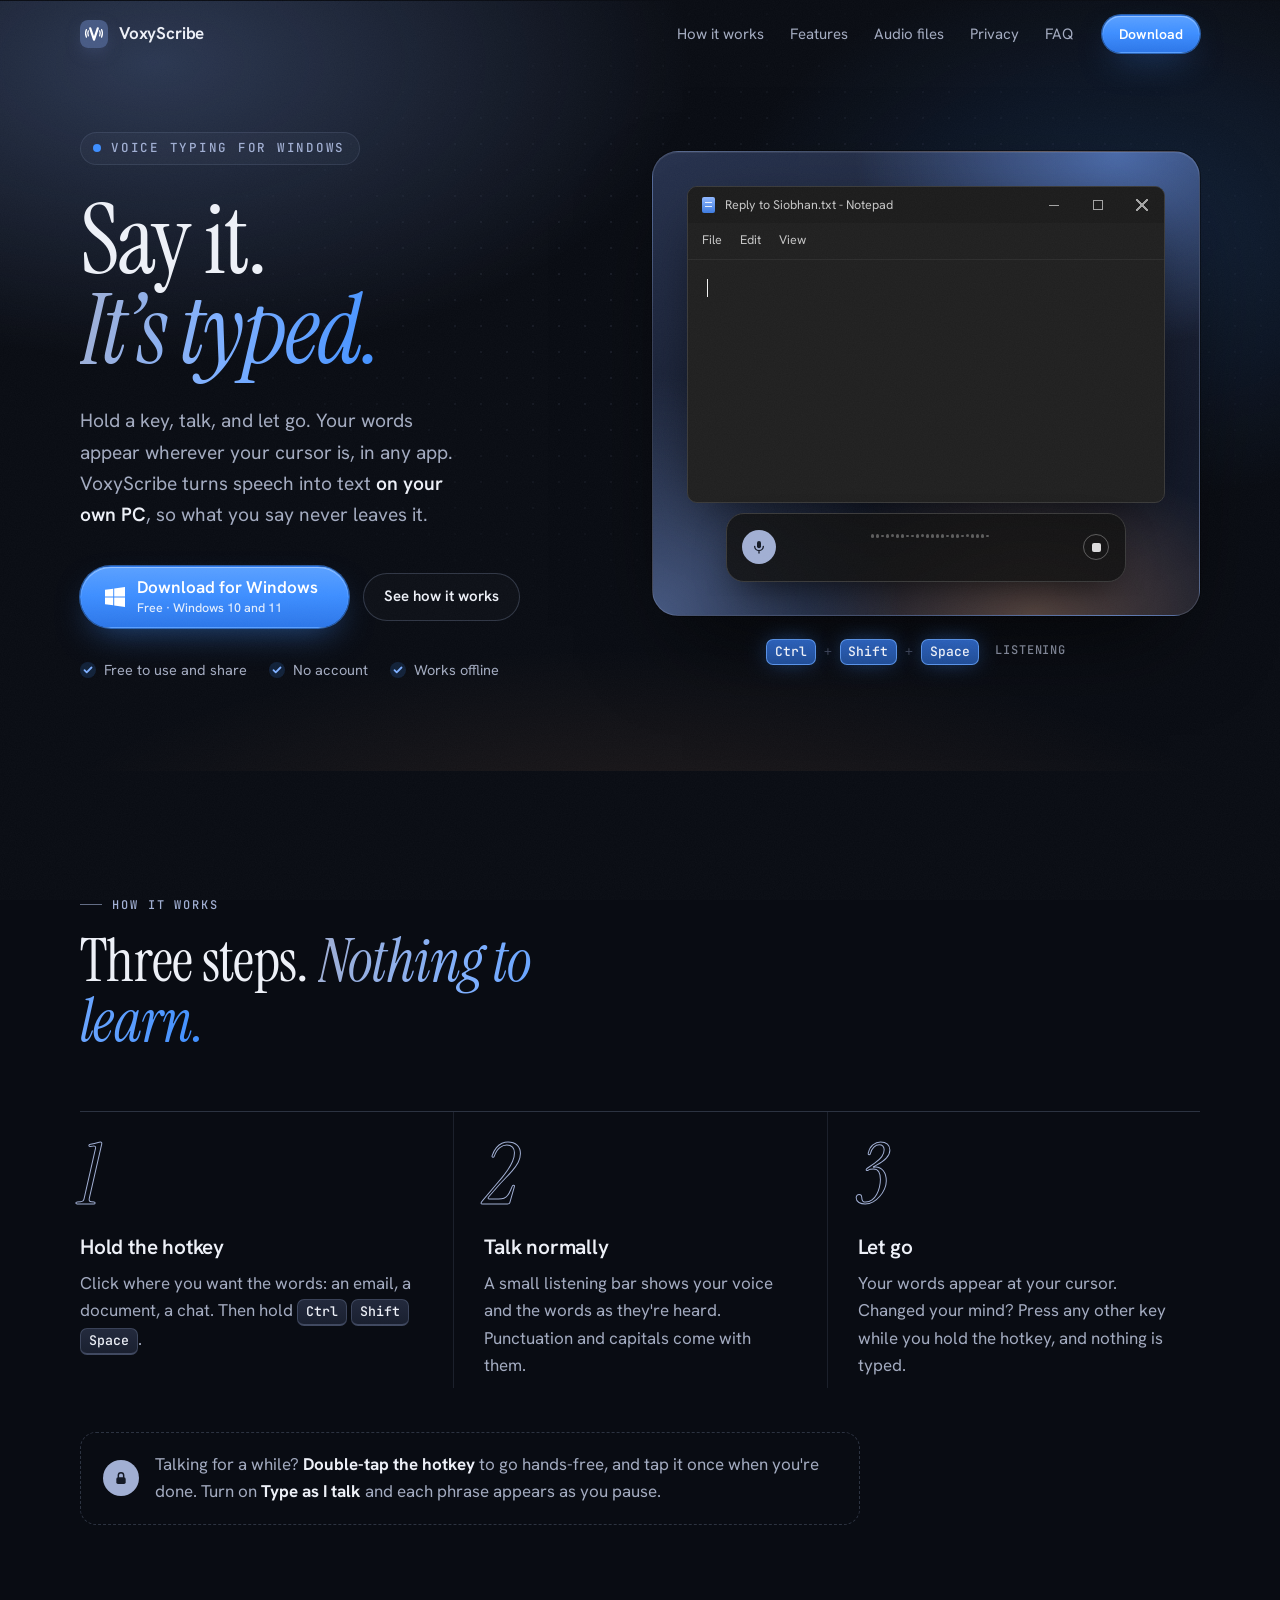
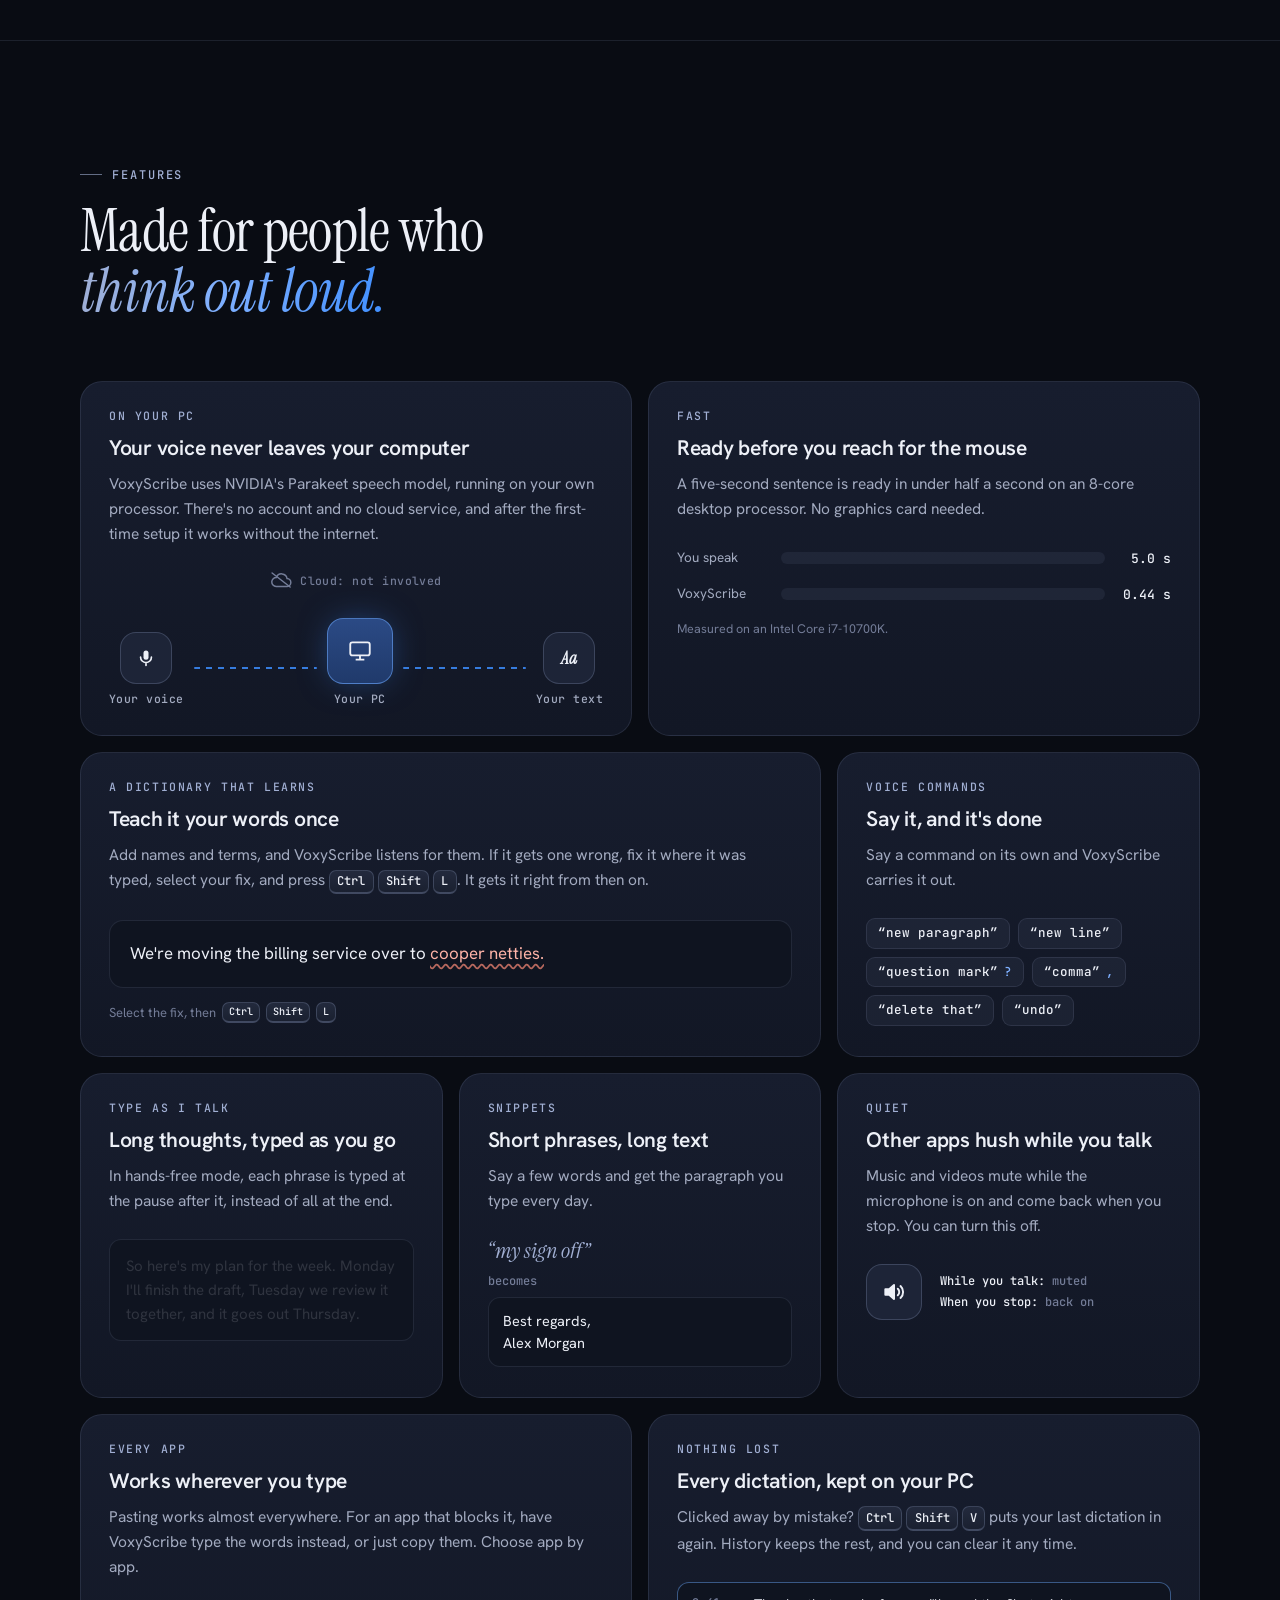
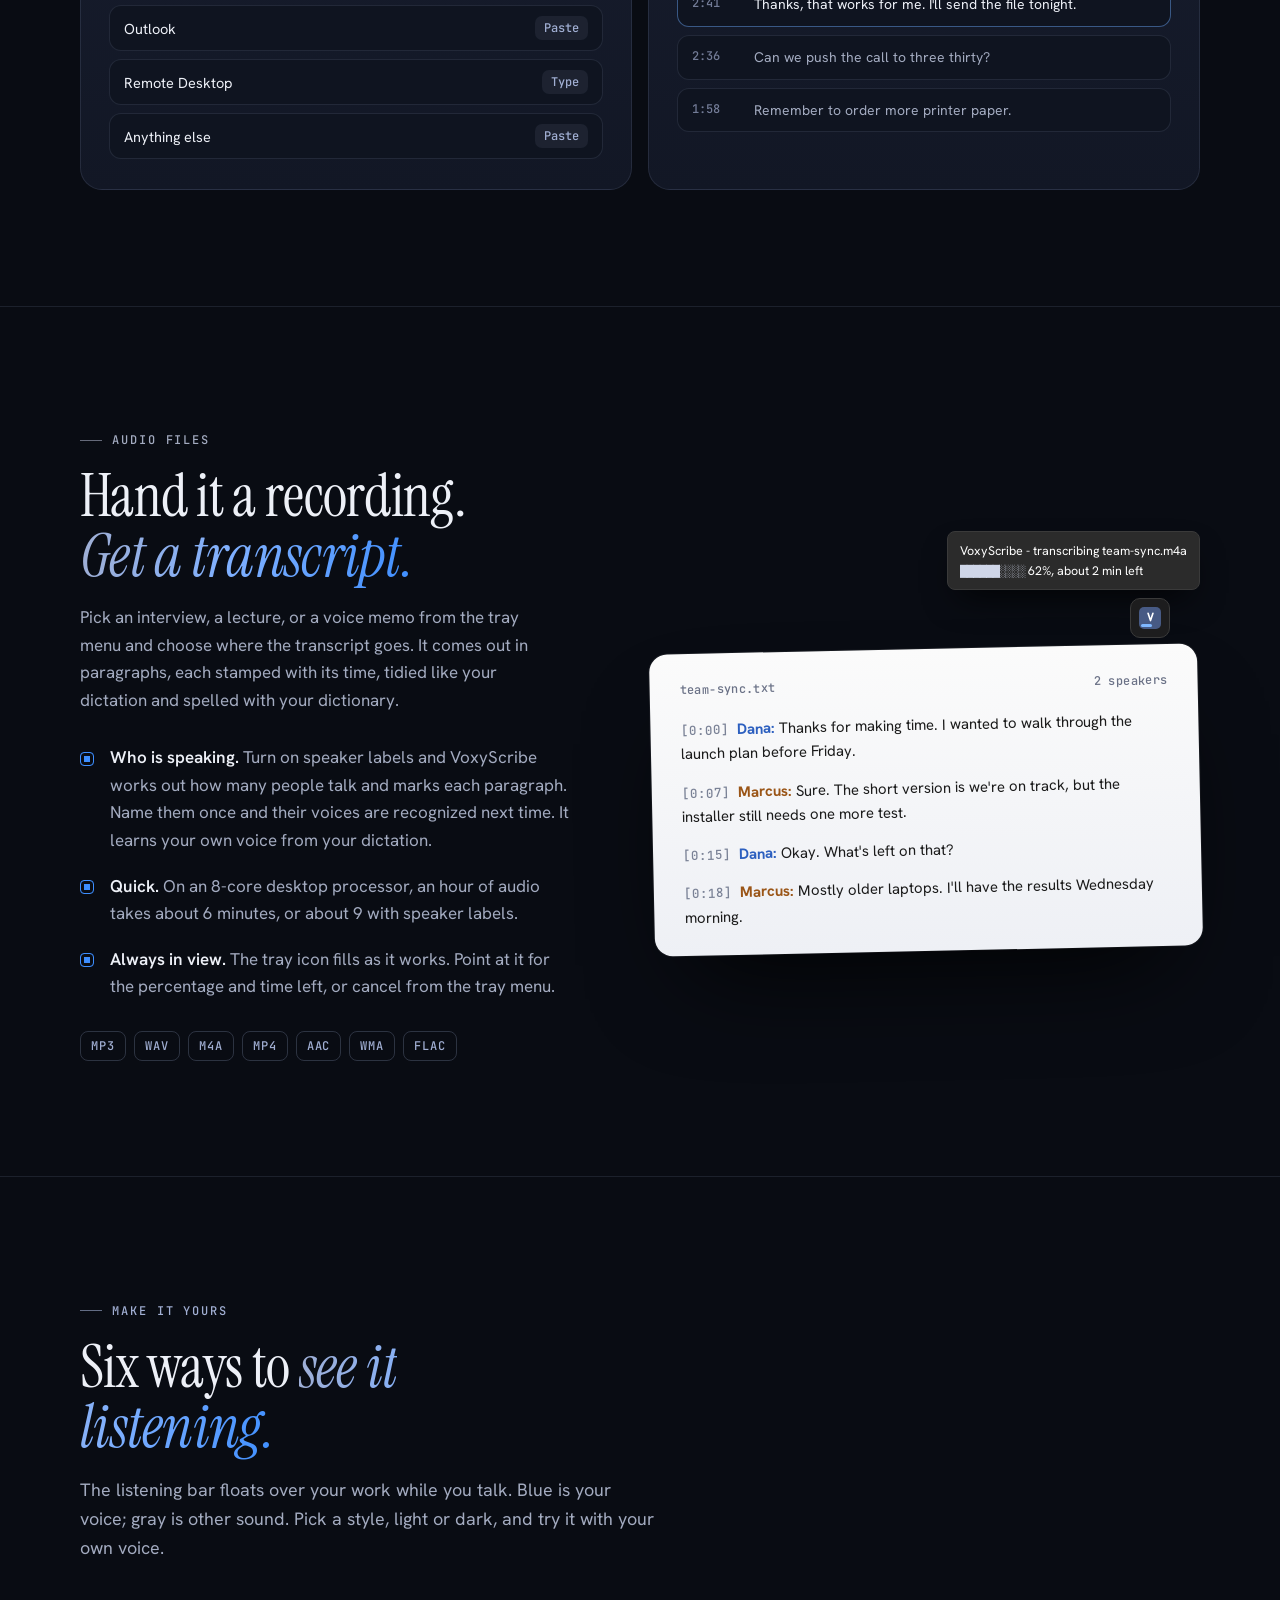
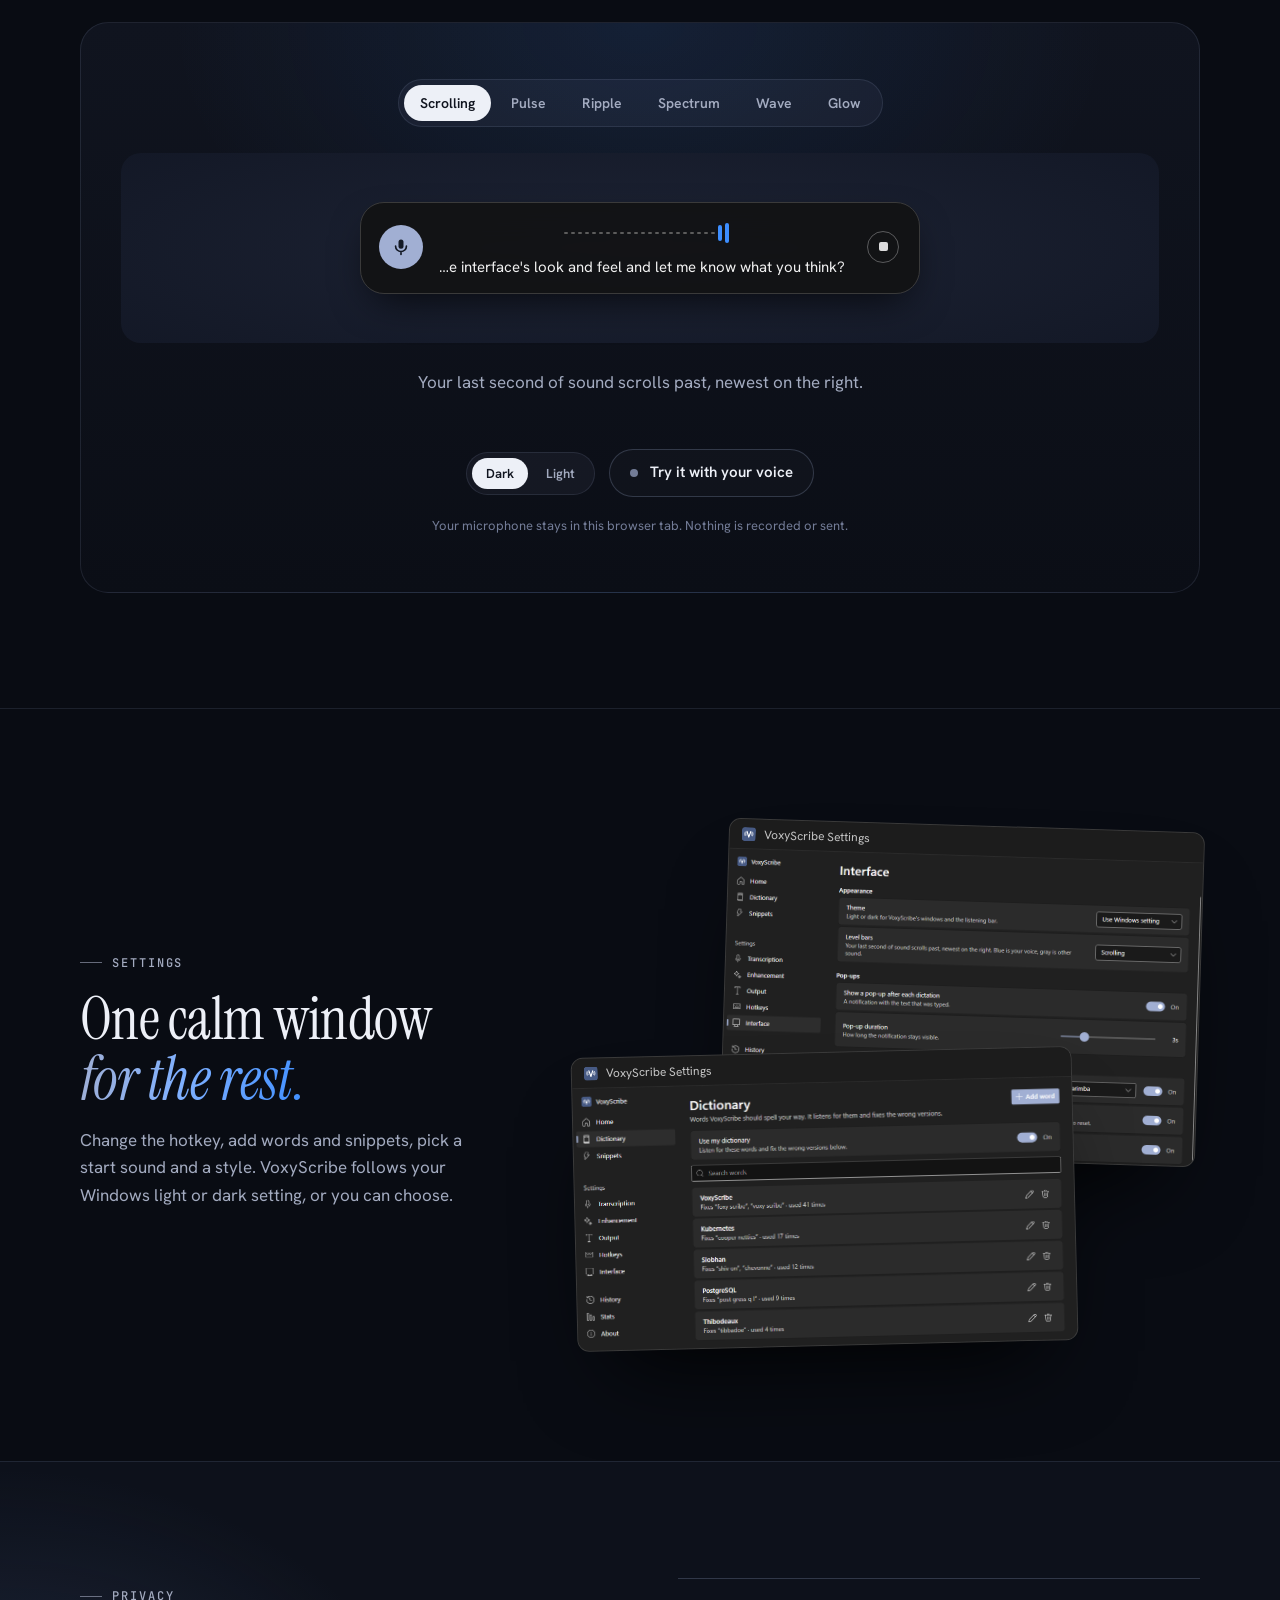
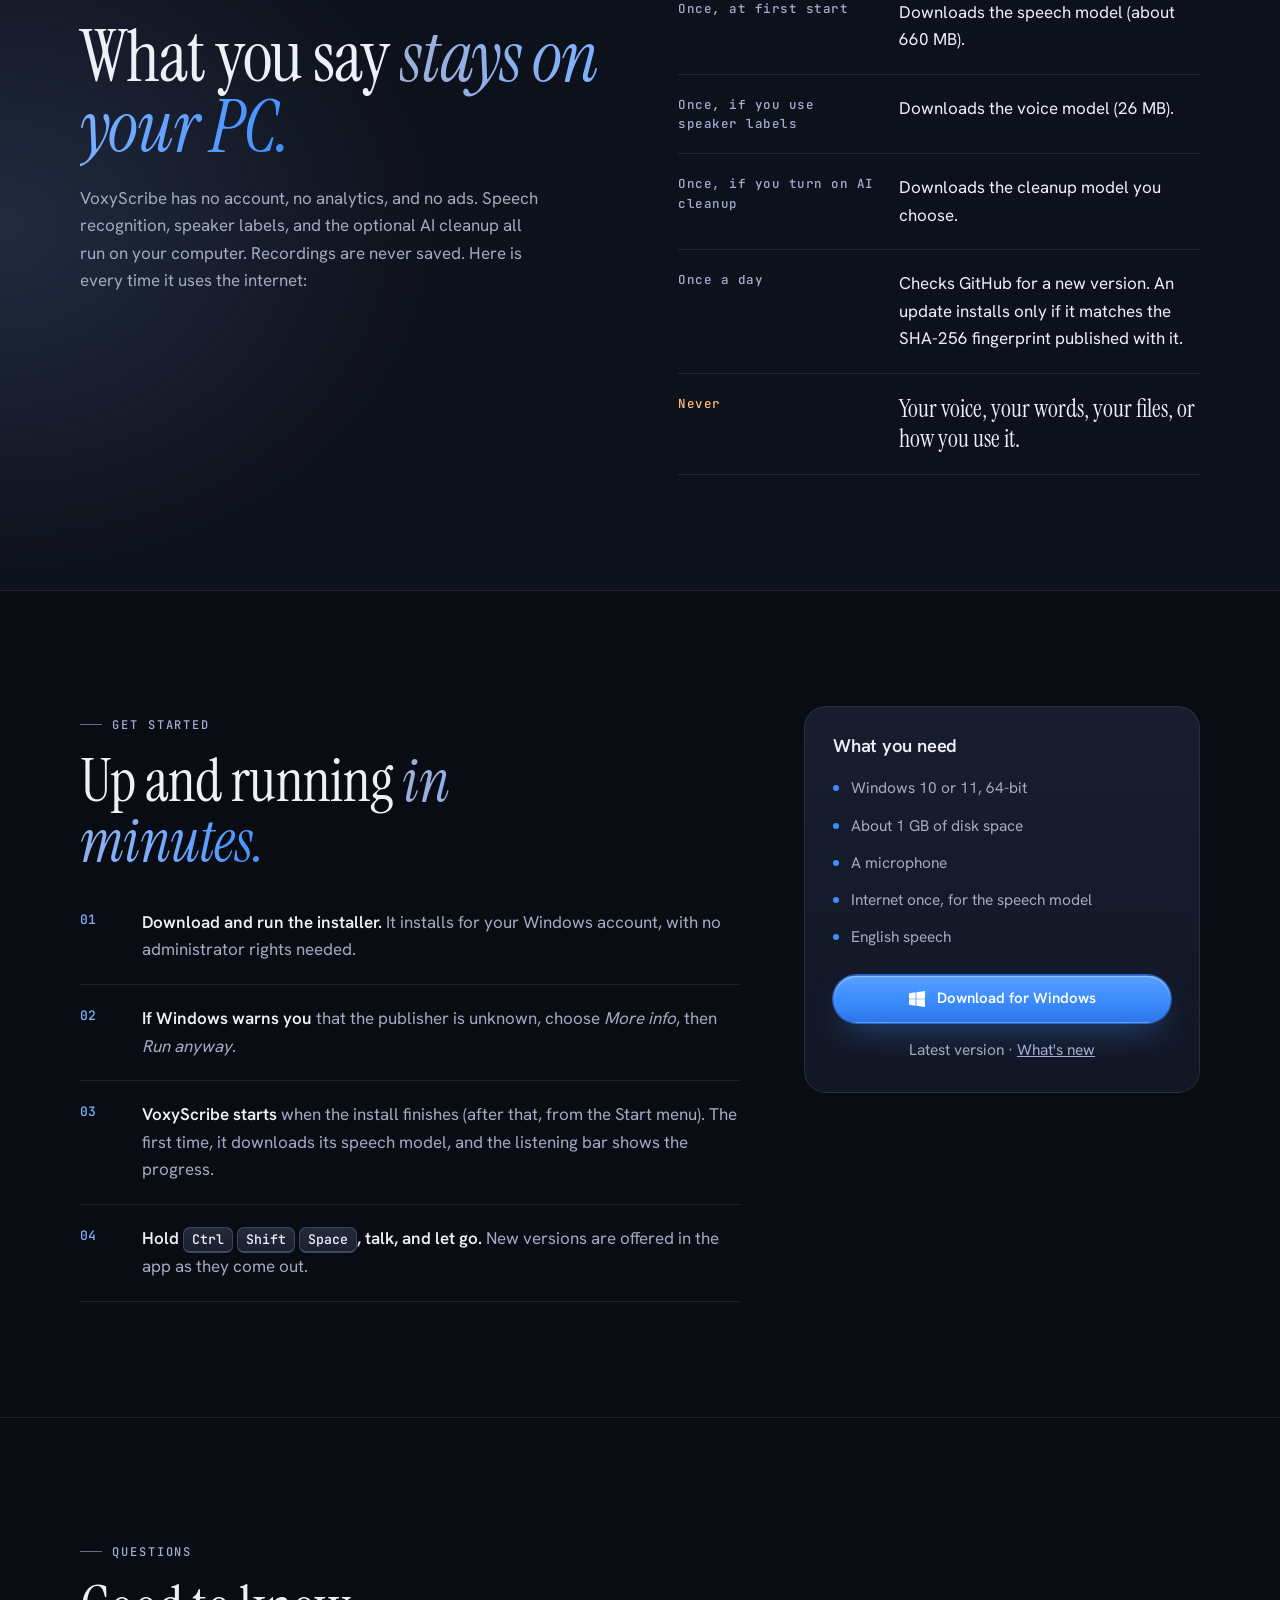
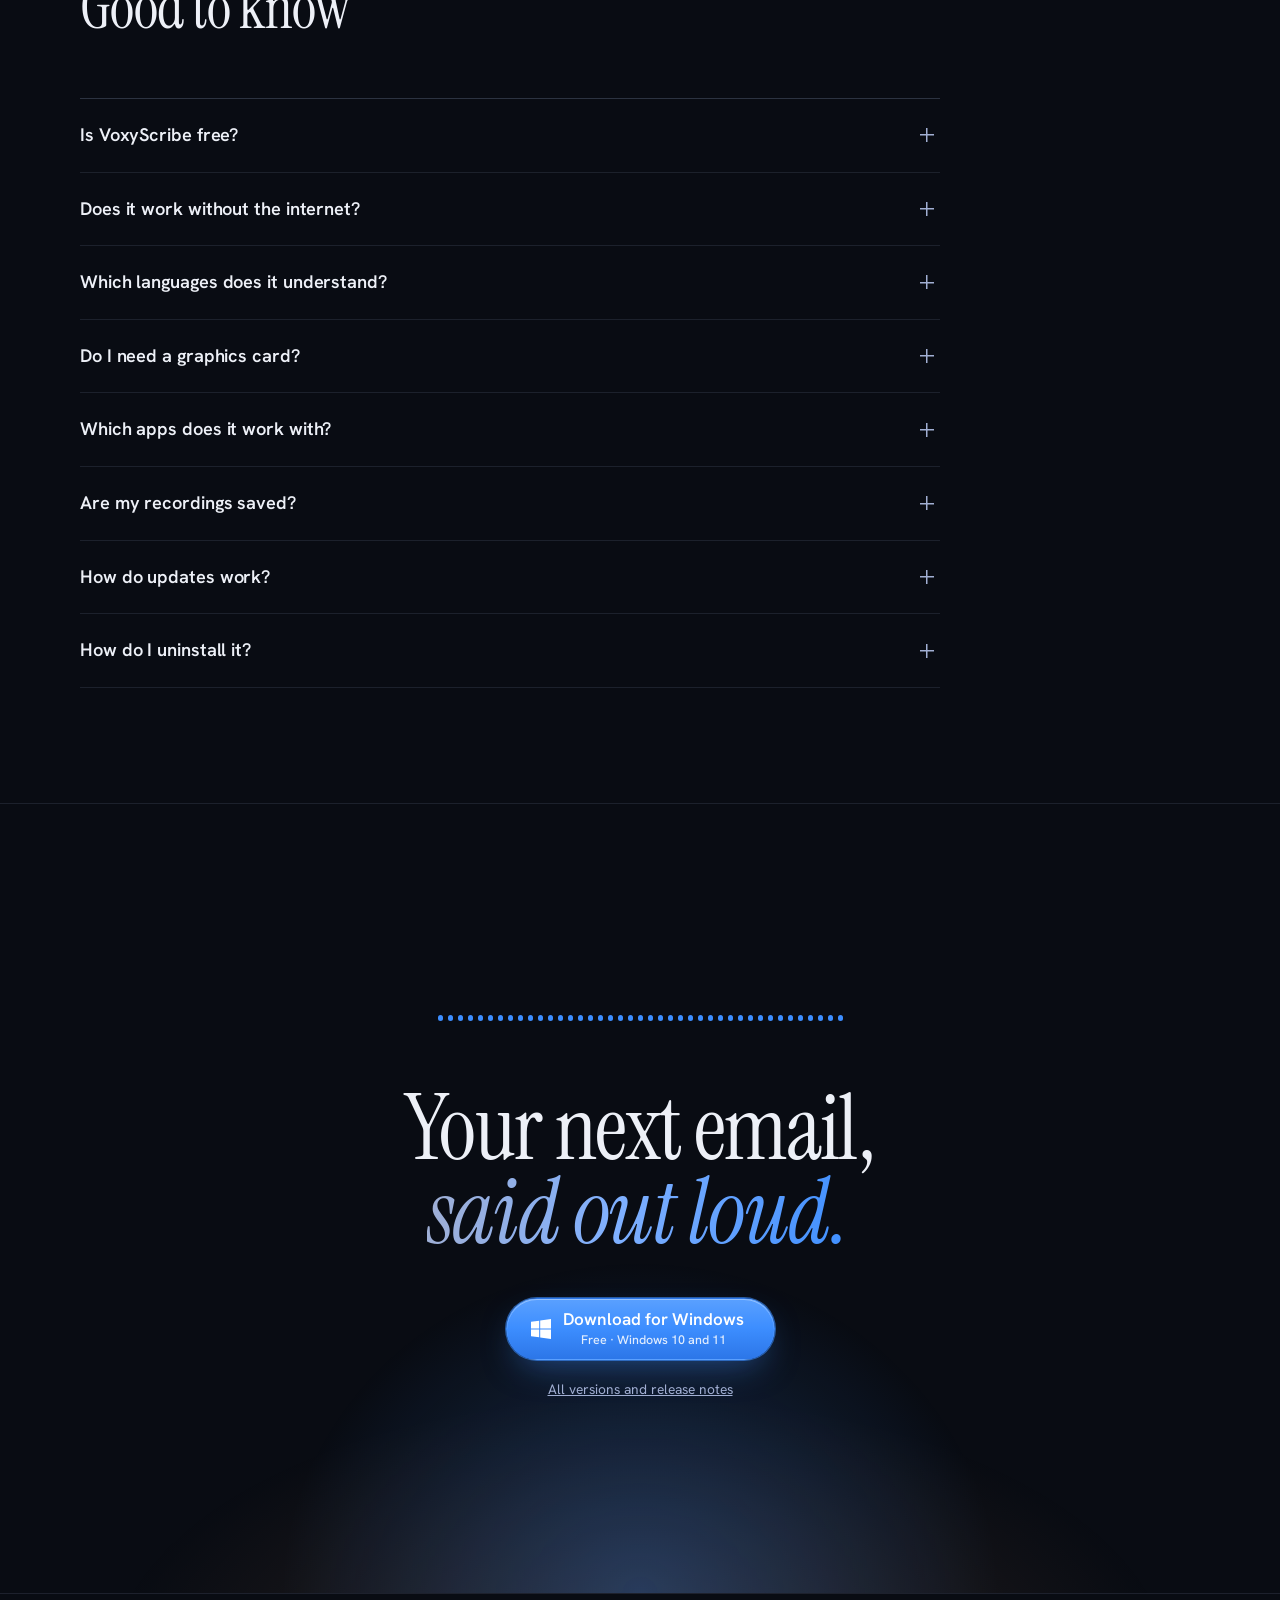
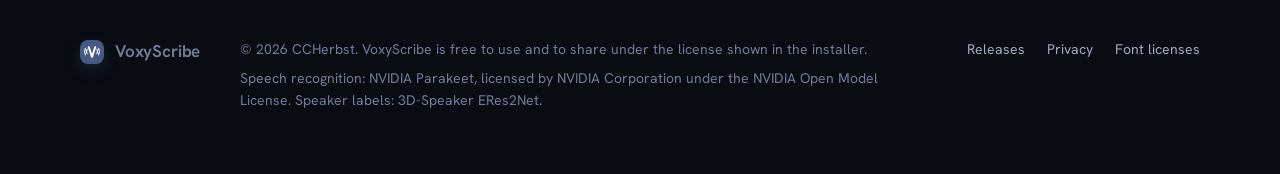
<file: index.html>
<!doctype html>
<html lang="en">
<head>
<meta charset="utf-8">
<meta name="viewport" content="width=device-width, initial-scale=1">
<title>VoxyScribe · Voice typing for Windows, on your PC</title>
<meta name="description" content="Hold a key, talk, and let go: your words appear wherever you're typing. VoxyScribe turns speech into text on your own PC, with no account and no cloud. Free for Windows 10 and 11.">
<meta name="theme-color" content="#090c13">
<link rel="icon" href="assets/img/icon.svg" type="image/svg+xml">
<link rel="apple-touch-icon" href="assets/img/apple-touch-icon.png">
<link rel="canonical" href="https://ccherbst.github.io/voxyscribe-releases/">
<meta property="og:type" content="website">
<meta property="og:site_name" content="VoxyScribe">
<meta property="og:title" content="VoxyScribe · Voice typing for Windows, on your PC">
<meta property="og:description" content="Hold a key, talk, and let go: your words appear wherever you're typing. Speech recognition runs on your own PC. Free for Windows 10 and 11.">
<meta property="og:url" content="https://ccherbst.github.io/voxyscribe-releases/">
<meta property="og:image" content="https://ccherbst.github.io/voxyscribe-releases/assets/img/og.png">
<meta property="og:image:width" content="1200">
<meta property="og:image:height" content="630">
<meta name="twitter:card" content="summary_large_image">
<link rel="preload" href="assets/fonts/instrument-serif.woff2" as="font" type="font/woff2" crossorigin>
<link rel="preload" href="assets/fonts/instrument-serif-italic.woff2" as="font" type="font/woff2" crossorigin>
<link rel="preload" href="assets/fonts/hanken-grotesk.woff2" as="font" type="font/woff2" crossorigin>
<link rel="stylesheet" href="assets/site.css">
<script>document.documentElement.classList.add("js")</script>
<script src="assets/site.js" defer></script>
</head>
<body>
<a class="skip" href="#main">Skip to content</a>

<header class="top" id="top">
  <div class="wrap top-in">
    <a class="brand" href="#main" aria-label="VoxyScribe, back to top">
      <img src="assets/img/icon.svg" alt="" width="28" height="28">
      <span>VoxyScribe</span>
    </a>
    <nav class="nav" aria-label="Sections">
      <a href="#how">How it works</a>
      <a href="#features">Features</a>
      <a href="#files">Audio files</a>
      <a href="#privacy">Privacy</a>
      <a href="#faq">FAQ</a>
    </nav>
    <a class="btn btn-primary btn-sm" href="https://github.com/CCHerbst/voxyscribe-releases/releases/latest" data-download>Download</a>
  </div>
</header>

<main id="main">

<!-- ============ Hero ============ -->
<section class="hero">
  <div class="wrap hero-in">
    <div class="hero-copy">
      <p class="eyebrow rise" style="--i:0"><span class="live-dot"></span>Voice typing for Windows</p>
      <h1 class="display rise" style="--i:1">Say it.<br><em>It’s typed.</em></h1>
      <p class="lede rise" style="--i:2">Hold a key, talk, and let go. Your words appear wherever your cursor is, in any app. VoxyScribe turns speech into text <strong>on your own PC</strong>, so what you say never leaves it.</p>
      <div class="cta rise" style="--i:3">
        <a class="btn btn-primary btn-lg" href="https://github.com/CCHerbst/voxyscribe-releases/releases/latest" data-download>
          <svg width="20" height="20" viewBox="0 0 20 20" aria-hidden="true"><path fill="currentColor" d="M0 2.8l8.2-1.1v7.9H0zm9.2-1.3L20 0v9.6H9.2zM0 10.4h8.2v7.9L0 17.2zm9.2 0H20V20l-10.8-1.5z"/></svg>
          <span>Download for Windows<small data-meta>Free · Windows 10 and 11</small></span>
        </a>
        <a class="btn btn-ghost" href="#how">See how it works</a>
      </div>
      <ul class="assurances rise" style="--i:4">
        <li>Free to use and share</li>
        <li>No account</li>
        <li>Works offline</li>
      </ul>
    </div>

    <div class="stage rise" style="--i:3">
      <p class="sr-only">An animation: someone holds Ctrl, Shift and Space, speaks, and their sentences appear in Notepad as they let go.</p>
      <div class="screen" aria-hidden="true">
        <div class="notes">
          <div class="notes-bar"><span class="doc-ico"></span><span class="t">Reply to Siobhan.txt - Notepad</span><span class="ctl"><i></i><i></i><i></i></span></div>
          <div class="notes-menu"><span>File</span><span>Edit</span><span>View</span></div>
          <div class="notes-body" id="doc"><span class="caret"></span></div>
        </div>
        <div class="pill" id="hero-pill" data-theme="dark" data-style="scrolling"></div>
      </div>
      <div class="hold" id="hold" aria-hidden="true">
        <kbd>Ctrl</kbd><span class="plus">+</span><kbd>Shift</kbd><span class="plus">+</span><kbd>Space</kbd>
        <span class="lbl" id="hold-lbl">Hold to talk</span>
      </div>
    </div>
  </div>
</section>

<!-- ============ How it works ============ -->
<section class="band" id="how">
  <div class="wrap">
    <div class="head" data-reveal>
      <p class="kicker">How it works</p>
      <h2 class="title">Three steps. <em>Nothing to learn.</em></h2>
    </div>
    <ol class="steps">
      <li data-reveal style="--d:0">
        <span class="num">1</span>
        <h3>Hold the hotkey</h3>
        <p>Click where you want the words: an email, a document, a chat. Then hold <kbd>Ctrl</kbd> <kbd>Shift</kbd> <kbd>Space</kbd>.</p>
      </li>
      <li data-reveal style="--d:1">
        <span class="num">2</span>
        <h3>Talk normally</h3>
        <p>A small listening bar shows your voice and the words as they're heard. Punctuation and capitals come with them.</p>
      </li>
      <li data-reveal style="--d:2">
        <span class="num">3</span>
        <h3>Let go</h3>
        <p>Your words appear at your cursor. Changed your mind? Press any other key while you hold the hotkey, and nothing is typed.</p>
      </li>
    </ol>
    <p class="aside" data-reveal>
      <span class="lock" aria-hidden="true"><svg width="16" height="16" viewBox="0 0 24 24" fill="none" stroke="currentColor" stroke-width="2.2" stroke-linecap="round"><rect x="5" y="11" width="14" height="10" rx="2.5" fill="currentColor" stroke="none"/><path d="M8 11V8a4 4 0 0 1 8 0v3"/></svg></span>
      <span>Talking for a while? <strong>Double-tap the hotkey</strong> to go hands-free, and tap it once when you're done. Turn on <strong>Type as I talk</strong> and each phrase appears as you pause.</span>
    </p>
  </div>
</section>

<!-- ============ Features ============ -->
<section class="band" id="features">
  <div class="wrap">
    <div class="head" data-reveal>
      <p class="kicker">Features</p>
      <h2 class="title">Made for people who <em>think out loud.</em></h2>
    </div>

    <div class="bento">
      <article class="card span-3" data-reveal style="--d:0">
        <p class="tag">On your PC</p>
        <h3>Your voice never leaves your computer</h3>
        <p>VoxyScribe uses NVIDIA's Parakeet speech model, running on your own processor. There's no account and no cloud service, and after the first-time setup it works without the internet.</p>
        <div class="viz flow" aria-hidden="true">
          <span class="cloud"><svg width="22" height="16" viewBox="0 0 22 16" fill="none" stroke="currentColor" stroke-width="1.5"><path d="M6 14.5h10.5a4 4 0 0 0 .4-8 5.5 5.5 0 0 0-10.6-1A4.3 4.3 0 0 0 6 14.5z"/><path d="M2 1l18 14" stroke-linecap="round"/></svg>Cloud: not involved</span>
          <span class="node"><b><svg width="20" height="20" viewBox="0 0 24 24" fill="none" stroke="currentColor" stroke-width="2" stroke-linecap="round"><rect x="9" y="3" width="6" height="11" rx="3" fill="currentColor" stroke="none"/><path d="M5.5 11a6.5 6.5 0 0 0 13 0M12 17.5V21"/></svg></b>Your voice</span>
          <span class="wire"></span>
          <span class="node pc"><b><svg width="26" height="26" viewBox="0 0 24 24" fill="none" stroke="currentColor" stroke-width="1.7" stroke-linejoin="round"><rect x="3" y="4" width="18" height="12" rx="2"/><path d="M8 20h8M12 16v4"/></svg></b>Your PC</span>
          <span class="wire"></span>
          <span class="node"><b style="font:600 17px/1 var(--serif);font-style:italic">Aa</b>Your text</span>
        </div>
      </article>

      <article class="card span-3" data-reveal style="--d:1">
        <p class="tag">Fast</p>
        <h3>Ready before you reach for the mouse</h3>
        <p>A five-second sentence is ready in under half a second on an 8-core desktop processor. No graphics card needed.</p>
        <div class="viz race" aria-hidden="true">
          <div class="row you"><span>You speak</span><span class="track"><span class="fill"></span></span><span class="num">5.0 s</span></div>
          <div class="row vs"><span>VoxyScribe</span><span class="track"><span class="fill"></span></span><span class="num">0.44 s</span></div>
        </div>
        <p class="fine">Measured on an Intel Core i7-10700K.</p>
      </article>

      <article class="card span-4" data-reveal style="--d:0">
        <p class="tag">A dictionary that learns</p>
        <h3>Teach it your words once</h3>
        <p>Add names and terms, and VoxyScribe listens for them. If it gets one wrong, fix it where it was typed, select your fix, and press <kbd>Ctrl</kbd> <kbd>Shift</kbd> <kbd>L</kbd>. It gets it right from then on.</p>
        <div class="viz" aria-hidden="true">
          <div class="fix">
            We're moving the billing service over to
            <span class="swap"><span class="bad">cooper netties.</span><span class="good">Kubernetes.</span></span>
            <span class="toast">Learned: cooper netties → Kubernetes <u>Undo</u></span>
          </div>
          <div class="fix-keys"><span>Select the fix, then</span> <kbd>Ctrl</kbd><kbd>Shift</kbd><kbd>L</kbd></div>
        </div>
      </article>

      <article class="card span-2" data-reveal style="--d:1">
        <p class="tag">Voice commands</p>
        <h3>Say it, and it's done</h3>
        <p>Say a command on its own and VoxyScribe carries it out.</p>
        <div class="viz chips" aria-label="Examples of voice commands">
          <span class="chip">“new paragraph”</span>
          <span class="chip">“new line”</span>
          <span class="chip">“question mark”<b>?</b></span>
          <span class="chip">“comma”<b>,</b></span>
          <span class="chip">“delete that”</span>
          <span class="chip">“undo”</span>
        </div>
      </article>

      <article class="card span-2" data-reveal style="--d:0">
        <p class="tag">Type as I talk</p>
        <h3>Long thoughts, typed as you go</h3>
        <p>In hands-free mode, each phrase is typed at the pause after it, instead of all at the end.</p>
        <div class="viz phrases" id="phrases" aria-hidden="true"><span>So here's my plan for the week.</span> <span>Monday I'll finish the draft,</span> <span>Tuesday we review it together,</span> <span>and it goes out Thursday.</span></div>
      </article>

      <article class="card span-2" data-reveal style="--d:1">
        <p class="tag">Snippets</p>
        <h3>Short phrases, long text</h3>
        <p>Say a few words and get the paragraph you type every day.</p>
        <div class="viz snip" aria-hidden="true">
          <span class="say">“my sign off”</span>
          <span class="arrow">becomes</span>
          <span class="out">Best regards,
Alex Morgan</span>
        </div>
      </article>

      <article class="card span-2" data-reveal style="--d:2">
        <p class="tag">Quiet</p>
        <h3>Other apps hush while you talk</h3>
        <p>Music and videos mute while the microphone is on and come back when you stop. You can turn this off.</p>
        <div class="viz quiet" aria-hidden="true">
          <span class="spk"><svg width="26" height="26" viewBox="0 0 24 24" fill="none" stroke="currentColor" stroke-width="1.8" stroke-linecap="round" stroke-linejoin="round"><path d="M4 9.5h3.5L12 5.5v13l-4.5-4H4z" fill="currentColor"/><g class="waves"><path d="M15.5 9a4 4 0 0 1 0 6"/><path d="M18 6.5a7.5 7.5 0 0 1 0 11"/></g><path class="slash" d="M15 8.5l6 7"/></svg></span>
          <span class="lbls"><b>While you talk:</b> muted<br><b>When you stop:</b> back on</span>
        </div>
      </article>

      <article class="card span-3 c-wide" data-reveal style="--d:0">
        <p class="tag">Every app</p>
        <h3>Works wherever you type</h3>
        <p>Pasting works almost everywhere. For an app that blocks it, have VoxyScribe type the words instead, or just copy them. Choose app by app.</p>
        <div class="viz apps" aria-hidden="true">
          <div>Outlook <span>Paste</span></div>
          <div>Remote Desktop <span>Type</span></div>
          <div>Anything else <span>Paste</span></div>
        </div>
      </article>

      <article class="card span-3 c-wide" data-reveal style="--d:1">
        <p class="tag">Nothing lost</p>
        <h3>Every dictation, kept on your PC</h3>
        <p>Clicked away by mistake? <kbd>Ctrl</kbd> <kbd>Shift</kbd> <kbd>V</kbd> puts your last dictation in again. History keeps the rest, and you can clear it any time.</p>
        <div class="viz hist" aria-hidden="true">
          <div><time>2:41</time><span>Thanks, that works for me. I'll send the file tonight.</span></div>
          <div><time>2:36</time><span>Can we push the call to three thirty?</span></div>
          <div><time>1:58</time><span>Remember to order more printer paper.</span></div>
        </div>
      </article>
    </div>
  </div>
</section>

<!-- ============ Audio files ============ -->
<section class="band" id="files">
  <div class="wrap files-in">
    <div class="files-copy" data-reveal>
      <p class="kicker">Audio files</p>
      <h2 class="title">Hand it a recording. <em>Get a transcript.</em></h2>
      <p>Pick an interview, a lecture, or a voice memo from the tray menu and choose where the transcript goes. It comes out in paragraphs, each stamped with its time, tidied like your dictation and spelled with your dictionary.</p>
      <ul class="ticks">
        <li><strong>Who is speaking.</strong> Turn on speaker labels and VoxyScribe works out how many people talk and marks each paragraph. Name them once and their voices are recognized next time. It learns your own voice from your dictation.</li>
        <li><strong>Quick.</strong> On an 8-core desktop processor, an hour of audio takes about 6 minutes, or about 9 with speaker labels.</li>
        <li><strong>Always in view.</strong> The tray icon fills as it works. Point at it for the percentage and time left, or cancel from the tray menu.</li>
      </ul>
      <p class="formats" aria-label="Supported formats"><span>MP3</span><span>WAV</span><span>M4A</span><span>MP4</span><span>AAC</span><span>WMA</span><span>FLAC</span></p>
    </div>

    <div class="files-visual" data-reveal style="--d:1" aria-label="Example transcript with times and speaker names">
      <div class="tray" aria-hidden="true">
        <div class="tip">VoxyScribe - transcribing team-sync.m4a<br><span class="bar" id="tipbar">██████░░░░</span> <span id="tippct">62%</span>, about 2 min left</div>
        <span class="trayicon"><i id="trayfill"><svg viewBox="0 0 64 64" fill="none" stroke="#fff" stroke-linecap="round" stroke-linejoin="round"><path d="M20 16 L32 52 L44 16" stroke-width="8"/></svg></i></span>
      </div>
      <div class="paper">
        <div class="fname"><span>team-sync.txt</span><span>2 speakers</span></div>
        <p><span class="ts">[0:00]</span> <span class="who a">Dana:</span> Thanks for making time. I wanted to walk through the launch plan before Friday.</p>
        <p><span class="ts">[0:07]</span> <span class="who b">Marcus:</span> Sure. The short version is we're on track, but the installer still needs one more test.</p>
        <p><span class="ts">[0:15]</span> <span class="who a">Dana:</span> Okay. What's left on that?</p>
        <p><span class="ts">[0:18]</span> <span class="who b">Marcus:</span> Mostly older laptops. I'll have the results Wednesday morning.</p>
      </div>
    </div>
  </div>
</section>

<!-- ============ Listening bar styles ============ -->
<section class="band" id="styles">
  <div class="wrap">
    <div class="head" data-reveal>
      <p class="kicker">Make it yours</p>
      <h2 class="title">Six ways to <em>see it listening.</em></h2>
      <p class="sub">The listening bar floats over your work while you talk. Blue is your voice; gray is other sound. Pick a style, light or dark, and try it with your own voice.</p>
    </div>
    <div class="play" data-reveal>
      <div class="seg" role="radiogroup" aria-label="Listening bar style" id="style-seg">
        <button type="button" role="radio" aria-checked="true" data-style="scrolling">Scrolling</button>
        <button type="button" role="radio" aria-checked="false" data-style="pulse">Pulse</button>
        <button type="button" role="radio" aria-checked="false" data-style="ripple">Ripple</button>
        <button type="button" role="radio" aria-checked="false" data-style="spectrum">Spectrum</button>
        <button type="button" role="radio" aria-checked="false" data-style="wave">Wave</button>
        <button type="button" role="radio" aria-checked="false" data-style="glow">Glow</button>
      </div>
      <div class="play-stage" id="play-stage" data-bg="dark">
        <div class="pill" id="play-pill" data-theme="dark" data-style="scrolling"></div>
      </div>
      <p class="play-hint" id="play-hint" aria-live="polite">Your last second of sound scrolls past, newest on the right.</p>
      <div class="play-ctrls">
        <div class="seg seg-sm" role="radiogroup" aria-label="Listening bar theme" id="theme-seg">
          <button type="button" role="radio" aria-checked="true" data-theme="dark">Dark</button>
          <button type="button" role="radio" aria-checked="false" data-theme="light">Light</button>
        </div>
        <button type="button" class="btn btn-ghost mic-btn" id="mic-btn" aria-pressed="false"><span class="dot"></span><span id="mic-lbl">Try it with your voice</span></button>
      </div>
      <p class="micnote" id="mic-note">Your microphone stays in this browser tab. Nothing is recorded or sent.</p>
    </div>
  </div>
</section>

<!-- ============ Settings ============ -->
<section class="band">
  <div class="wrap shots-in">
    <div data-reveal>
      <p class="kicker">Settings</p>
      <h2 class="title">One calm window <em>for the rest.</em></h2>
      <p>Change the hotkey, add words and snippets, pick a start sound and a style. VoxyScribe follows your Windows light or dark setting, or you can choose.</p>
    </div>
    <div class="stack" data-reveal style="--d:1">
      <figure class="shot shot-back">
        <figcaption><img src="assets/img/icon.svg" alt="">VoxyScribe Settings</figcaption>
        <img src="assets/img/settings-interface.png" width="1000" height="640" loading="lazy" alt="The Interface settings page: theme, level bar style, pop-ups, sound cues, and live preview.">
      </figure>
      <figure class="shot shot-front">
        <figcaption><img src="assets/img/icon.svg" alt="">VoxyScribe Settings</figcaption>
        <img src="assets/img/settings-dictionary.png" width="1000" height="525" loading="lazy" alt="The Dictionary page listing words such as Kubernetes and Siobhan, each with the wrong versions it fixes.">
      </figure>
    </div>
  </div>
</section>

<!-- ============ Privacy ============ -->
<section class="band privacy" id="privacy">
  <div class="wrap privacy-in">
    <div data-reveal>
      <p class="kicker">Privacy</p>
      <h2 class="display-md">What you say <em>stays on your PC.</em></h2>
      <p>VoxyScribe has no account, no analytics, and no ads. Speech recognition, speaker labels, and the optional AI cleanup all run on your computer. Recordings are never saved. Here is every time it uses the internet:</p>
    </div>
    <dl class="ledger" data-reveal style="--d:1">
      <div><dt>Once, at first start</dt><dd>Downloads the speech model (about 660 MB).</dd></div>
      <div><dt>Once, if you use speaker labels</dt><dd>Downloads the voice model (26 MB).</dd></div>
      <div><dt>Once, if you turn on AI cleanup</dt><dd>Downloads the cleanup model you choose.</dd></div>
      <div><dt>Once a day</dt><dd>Checks GitHub for a new version. An update installs only if it matches the SHA-256 fingerprint published with it.</dd></div>
      <div class="never"><dt>Never</dt><dd>Your voice, your words, your files, or how you use it.</dd></div>
    </dl>
  </div>
</section>

<!-- ============ Install ============ -->
<section class="band" id="download">
  <div class="wrap install-in">
    <div data-reveal>
      <p class="kicker">Get started</p>
      <h2 class="title">Up and running <em>in minutes.</em></h2>
      <ol class="install-steps">
        <li><span><strong>Download and run the installer.</strong> It installs for your Windows account, with no administrator rights needed.</span></li>
        <li><span><strong>If Windows warns you</strong> that the publisher is unknown, choose <em>More info</em>, then <em>Run anyway</em>.</span></li>
        <li><span><strong>VoxyScribe starts</strong> when the install finishes (after that, from the Start menu). The first time, it downloads its speech model, and the listening bar shows the progress.</span></li>
        <li><span><strong>Hold <kbd>Ctrl</kbd> <kbd>Shift</kbd> <kbd>Space</kbd>, talk, and let go.</strong> New versions are offered in the app as they come out.</span></li>
      </ol>
    </div>
    <aside class="card req" data-reveal style="--d:1">
      <h3>What you need</h3>
      <ul>
        <li>Windows 10 or 11, 64-bit</li>
        <li>About 1 GB of disk space</li>
        <li>A microphone</li>
        <li>Internet once, for the speech model</li>
        <li>English speech</li>
      </ul>
      <a class="btn btn-primary" href="https://github.com/CCHerbst/voxyscribe-releases/releases/latest" data-download>
        <svg width="16" height="16" viewBox="0 0 20 20" aria-hidden="true"><path fill="currentColor" d="M0 2.8l8.2-1.1v7.9H0zm9.2-1.3L20 0v9.6H9.2zM0 10.4h8.2v7.9L0 17.2zm9.2 0H20V20l-10.8-1.5z"/></svg>
        Download for Windows
      </a>
      <p class="small"><span data-version>Latest version</span> · <a href="https://github.com/CCHerbst/voxyscribe-releases/releases/latest" data-notes>What's new</a></p>
    </aside>
  </div>
</section>

<!-- ============ FAQ ============ -->
<section class="band" id="faq">
  <div class="wrap">
    <div class="head" data-reveal>
      <p class="kicker">Questions</p>
      <h2 class="title">Good to know</h2>
    </div>
    <div class="faq" data-reveal>
      <details>
        <summary>Is VoxyScribe free?</summary>
        <p>Yes, and free to share. Download it, use it, and give the installer to anyone, free of charge, under the license the installer shows. There's no account to create and nothing to sign up for.</p>
      </details>
      <details>
        <summary>Does it work without the internet?</summary>
        <p>Yes, once the speech model has downloaded at first start. Dictation and audio files work offline; speaker labels need a 26 MB download the first time you use them.</p>
      </details>
      <details>
        <summary>Which languages does it understand?</summary>
        <p>English. The speech model is built for English. Add unusual names and terms to the dictionary and it listens for them.</p>
      </details>
      <details>
        <summary>Do I need a graphics card?</summary>
        <p>No. Speech recognition runs on your processor. A graphics card is used only for the optional AI cleanup, if you have one.</p>
      </details>
      <details>
        <summary>Which apps does it work with?</summary>
        <p>Anything with a place to type: Word, Outlook, Gmail and other websites, Slack, Teams, Notepad, and more. VoxyScribe pastes your words by default. If an app blocks pasting, set it to type them instead in the Output settings.</p>
      </details>
      <details>
        <summary>Are my recordings saved?</summary>
        <p>No. Your voice is held in memory only while it's turned into text. History keeps the text on your PC, and you can clear it. Voices you name for speaker labels are stored on your PC as voice fingerprints, and you can forget them.</p>
      </details>
      <details>
        <summary>How do updates work?</summary>
        <p>Once a day VoxyScribe checks GitHub for a new version. When there is one, it asks you first, then installs it only if the download matches the SHA-256 fingerprint published with the release. VoxyScribe opens again when the update is done.</p>
      </details>
      <details>
        <summary>How do I uninstall it?</summary>
        <p>Like any other app: open Windows Settings, go to Apps, find VoxyScribe, and choose Uninstall.</p>
      </details>
    </div>
  </div>
</section>

<!-- ============ Final call ============ -->
<section class="final">
  <div class="wrap">
    <div class="final-bars" id="final-bars" aria-hidden="true"></div>
    <h2 class="display" data-reveal>Your next email,<br><em>said out loud.</em></h2>
    <div data-reveal style="--d:1">
      <a class="btn btn-primary btn-lg" href="https://github.com/CCHerbst/voxyscribe-releases/releases/latest" data-download>
        <svg width="20" height="20" viewBox="0 0 20 20" aria-hidden="true"><path fill="currentColor" d="M0 2.8l8.2-1.1v7.9H0zm9.2-1.3L20 0v9.6H9.2zM0 10.4h8.2v7.9L0 17.2zm9.2 0H20V20l-10.8-1.5z"/></svg>
        <span>Download for Windows<small data-meta>Free · Windows 10 and 11</small></span>
      </a>
      <p class="small"><a href="https://github.com/CCHerbst/voxyscribe-releases/releases">All versions and release notes</a></p>
    </div>
  </div>
</section>

</main>

<footer class="foot">
  <div class="wrap foot-in">
    <a class="brand" href="#main"><img src="assets/img/icon.svg" alt="" width="24" height="24"><span>VoxyScribe</span></a>
    <div>
      <p>© 2026 CCHerbst. VoxyScribe is free to use and to share under the license shown in the installer.</p>
      <p>Speech recognition: NVIDIA Parakeet, licensed by NVIDIA Corporation under the NVIDIA Open Model License. Speaker labels: 3D-Speaker ERes2Net.</p>
    </div>
    <nav aria-label="Footer">
      <a href="https://github.com/CCHerbst/voxyscribe-releases/releases">Releases</a>
      <a href="#privacy">Privacy</a>
      <a href="assets/fonts/OFL.txt">Font licenses</a>
    </nav>
  </div>
</footer>
</body>
</html>
</file>
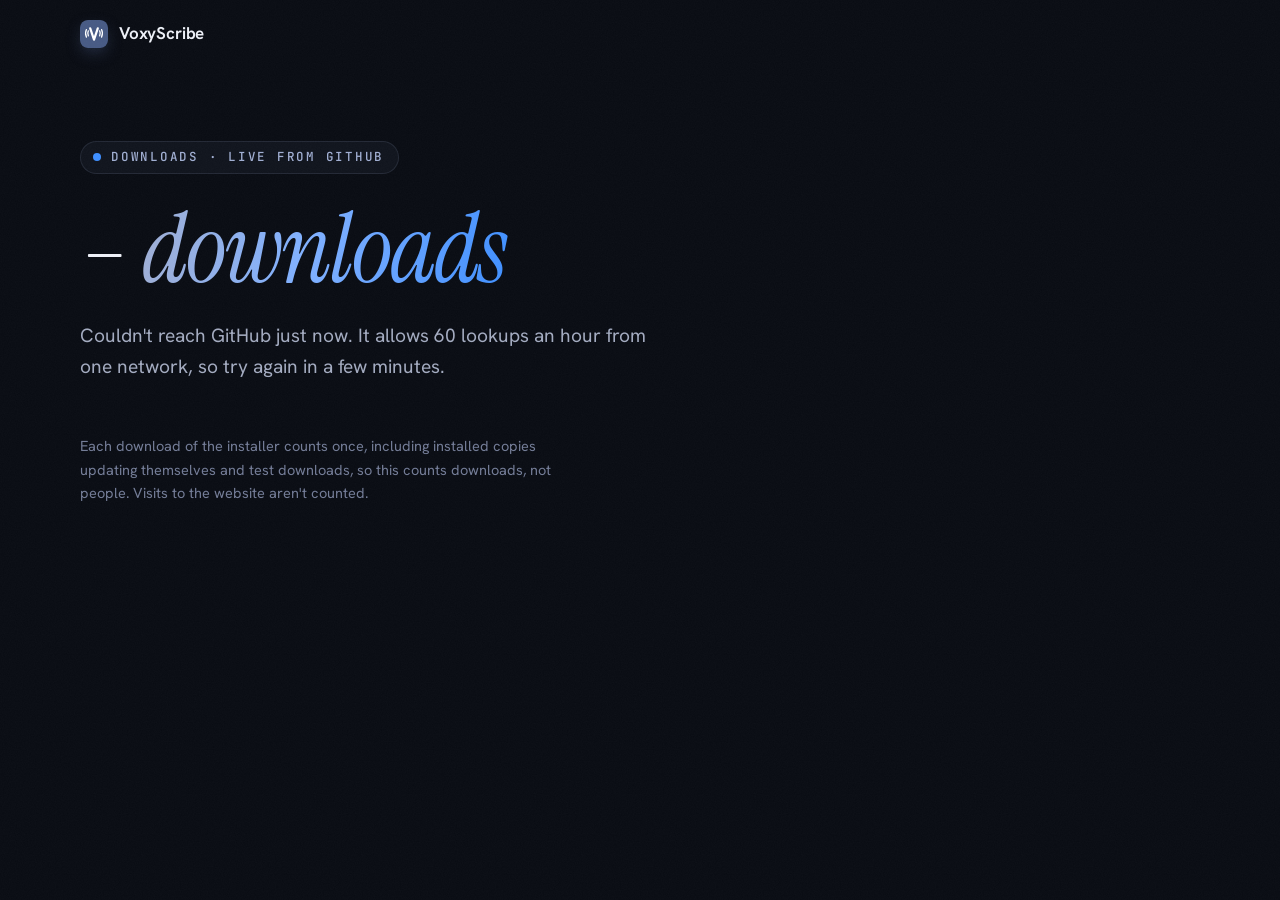
<file: stats.html>
<!doctype html>
<html lang="en">
<head>
<meta charset="utf-8">
<meta name="viewport" content="width=device-width, initial-scale=1">
<title>VoxyScribe Downloads</title>
<meta name="robots" content="noindex">
<meta name="theme-color" content="#090c13">
<link rel="icon" href="assets/img/icon.svg" type="image/svg+xml">
<link rel="stylesheet" href="assets/site.css">
<style>
.stats { padding: clamp(40px, 8vh, 96px) 0 clamp(56px, 10vh, 112px); }
.stats .lede { max-width: 54ch; margin: 26px 0 52px; }
.total { font-variant-numeric: tabular-nums; }
.rows { width: 100%; border-collapse: collapse; font-size: 15.5px; }
.rows th { text-align: left; font: 500 12px/1 var(--mono); letter-spacing: 0.14em; text-transform: uppercase; color: var(--faint); padding: 0 0 14px; }
.rows td { padding: 15px 0; border-top: 1px solid var(--line); vertical-align: middle; }
.rows .v { font-weight: 600; width: 7.5em; }
.rows .d { color: var(--muted); width: 9em; }
.rows .b { padding-right: 20px; }
.rows .n { text-align: right; font-family: var(--mono); width: 5em; }
.bar { height: 8px; min-width: 3px; border-radius: 99px; background: linear-gradient(90deg, var(--dusk), var(--signal)); transform-origin: left; animation: grow 0.9s var(--ease) both; }
@keyframes grow { from { transform: scaleX(0); } }
@media (prefers-reduced-motion: reduce) { .bar { animation: none; } }
.note { color: var(--faint); font-size: 14.5px; max-width: 64ch; margin: 36px 0 0; }
@media (max-width: 560px) { .rows .d { display: none; } }
</style>
</head>
<body>
<header class="top"><div class="wrap top-in"><a class="brand" href="./"><img src="assets/img/icon.svg" alt="" width="28" height="28"><span>VoxyScribe</span></a></div></header>

<main class="stats" id="main"><div class="wrap">
  <p class="eyebrow"><span class="live-dot" aria-hidden="true"></span>Downloads · live from GitHub</p>
  <h1 class="display total"><span id="total">…</span> <em id="unit">downloads</em></h1>
  <p class="lede" id="status">Counting the installer downloads for every version…</p>
  <table class="rows" id="table" hidden>
    <thead><tr><th class="v">Version</th><th class="d">Released</th><th class="b"><span class="sr-only">Share</span></th><th class="n">Downloads</th></tr></thead>
    <tbody id="rows"></tbody>
  </table>
  <p class="note">Each download of the installer counts once, including installed copies updating themselves and test downloads, so this counts downloads, not people. Visits to the website aren't counted.</p>
</div></main>

<script>
(async () => {
  const $ = id => document.getElementById(id);
  const time = new Date().toLocaleTimeString([], { hour: "numeric", minute: "2-digit" });
  try {
    // ponytail: the first 100 releases; page through with &page= once there are more
    const r = await fetch("https://api.github.com/repos/CCHerbst/voxyscribe-releases/releases?per_page=100");
    if (!r.ok) throw new Error(r.status);
    const releases = (await r.json()).filter(x => !x.draft).map(x => ({
      tag: x.tag_name,
      date: new Date(x.published_at),
      n: x.assets.filter(a => a.name.endsWith(".msi")).reduce((s, a) => s + a.download_count, 0),
    }));
    const total = releases.reduce((s, x) => s + x.n, 0);
    const max = Math.max(1, ...releases.map(x => x.n));
    $("total").textContent = total.toLocaleString();
    $("unit").textContent = total === 1 ? "download" : "downloads";
    if (!releases.length) { $("status").textContent = `No releases yet. Checked at ${time}.`; return; }
    $("status").textContent = `Installer downloads across ${releases.length} version${releases.length === 1 ? "" : "s"}. ` +
      `The newest, ${releases[0].tag}, has ${releases[0].n.toLocaleString()}. Checked at ${time}; reload for the latest.`;
    for (const x of releases) {
      const tr = $("rows").insertRow();
      const cell = (cls, text) => { const td = tr.insertCell(); td.className = cls; td.textContent = text; return td; };
      cell("v", x.tag);
      cell("d", x.date.toLocaleDateString([], { year: "numeric", month: "short", day: "numeric" }));
      const bar = document.createElement("div");
      bar.className = "bar";
      bar.style.width = (x.n / max * 100) + "%";
      cell("b", "").append(bar);
      cell("n", x.n.toLocaleString());
    }
    $("table").hidden = false;
  } catch {
    $("total").textContent = "–";
    $("status").textContent = "Couldn't reach GitHub just now. It allows 60 lookups an hour from one network, so try again in a few minutes.";
  }
})();
</script>
</body>
</html>
</file>
<file: assets/site.css>
/* VoxyScribe product page. Dusk palette from the app: dusk blue #475A84 / #A1AFD3, listening blue #3D8EFF. */

@font-face { font-family: "Instrument Serif"; src: url(fonts/instrument-serif.woff2) format("woff2"); font-weight: 400; font-style: normal; font-display: swap; }
@font-face { font-family: "Instrument Serif"; src: url(fonts/instrument-serif-italic.woff2) format("woff2"); font-weight: 400; font-style: italic; font-display: swap; }
@font-face { font-family: "Hanken Grotesk"; src: url(fonts/hanken-grotesk.woff2) format("woff2"); font-weight: 400 700; font-style: normal; font-display: swap; }
@font-face { font-family: "JetBrains Mono"; src: url(fonts/jetbrains-mono.woff2) format("woff2"); font-weight: 500; font-style: normal; font-display: swap; }

:root {
  --ink: #090c13;
  --ink-2: #0d111b;
  --panel: #121725;
  --panel-2: #171d2e;
  --line: rgba(161, 175, 211, 0.13);
  --line-strong: rgba(161, 175, 211, 0.24);
  --dusk: #475a84;
  --mist: #a1afd3;
  --signal: #3d8eff;
  --signal-soft: rgba(61, 142, 255, 0.16);
  --signal-glow: rgba(61, 142, 255, 0.5);
  --paper: #edf0f7;
  --muted: #a3abc0;
  --faint: #737c97;
  --ember: #ffbe7a;
  --serif: "Instrument Serif", "Iowan Old Style", Georgia, serif;
  --sans: "Hanken Grotesk", "Segoe UI Variable Text", "Segoe UI", system-ui, sans-serif;
  --mono: "JetBrains Mono", "Cascadia Mono", Consolas, monospace;
  --win: "Segoe UI Variable Text", "Segoe UI", "Hanken Grotesk", system-ui, sans-serif;
  --radius: 22px;
  --gutter: clamp(16px, 4vw, 40px);
  --ease: cubic-bezier(0.22, 1, 0.36, 1);
  color-scheme: dark;
}

*, *::before, *::after { box-sizing: border-box; }
html { scroll-behavior: smooth; -webkit-text-size-adjust: 100%; }
body {
  margin: 0;
  background: var(--ink);
  color: var(--paper);
  font: 400 17px/1.62 var(--sans);
  -webkit-font-smoothing: antialiased;
  text-rendering: optimizeLegibility;
  overflow-x: hidden;
}
/* Film grain over everything, so the dark has texture rather than flat black. */
body::after {
  content: "";
  position: fixed; inset: 0;
  pointer-events: none; z-index: 100;
  background-image: url("data:image/svg+xml;utf8,<svg xmlns='http://www.w3.org/2000/svg' width='220' height='220'><filter id='n'><feTurbulence type='fractalNoise' baseFrequency='0.85' numOctaves='3' stitchTiles='stitch'/><feColorMatrix values='0 0 0 0 1  0 0 0 0 1  0 0 0 0 1  0 0 0 0.55 0'/></filter><rect width='100%' height='100%' filter='url(%23n)'/></svg>");
  opacity: 0.05;
}
img { max-width: 100%; height: auto; display: block; }
a { color: inherit; }
::selection { background: rgba(61, 142, 255, 0.35); color: #fff; }
:focus-visible { outline: 2px solid var(--signal); outline-offset: 3px; border-radius: 6px; }

.wrap { width: 100%; max-width: 1200px; margin: 0 auto; padding: 0 var(--gutter); }
.sr-only { position: absolute; width: 1px; height: 1px; padding: 0; margin: -1px; overflow: hidden; clip: rect(0 0 0 0); white-space: nowrap; border: 0; }
.skip { position: absolute; left: 12px; top: -60px; z-index: 200; background: var(--signal); color: #fff; padding: 10px 16px; border-radius: 10px; text-decoration: none; font-weight: 600; }
.skip:focus { top: 12px; }

/* ---------- Type ---------- */
.display {
  font-family: var(--serif); font-weight: 400;
  font-size: clamp(3.3rem, 7.6vw, 6.9rem);
  line-height: 0.93; letter-spacing: -0.018em;
  margin: 0;
}
.display em, .title em, .display-md em {
  font-style: italic;
  background: linear-gradient(100deg, var(--mist) 0%, #7fb0ff 45%, var(--signal) 100%);
  -webkit-background-clip: text; background-clip: text; color: transparent;
  padding-right: 0.06em;
}
.title {
  font-family: var(--serif); font-weight: 400;
  font-size: clamp(2.3rem, 4.6vw, 3.9rem);
  line-height: 1.02; letter-spacing: -0.012em;
  margin: 0 0 18px;
  max-width: 17ch;
}
.display-md {
  font-family: var(--serif); font-weight: 400;
  font-size: clamp(2.6rem, 5.6vw, 4.8rem);
  line-height: 0.98; letter-spacing: -0.015em; margin: 0 0 22px;
}
.kicker {
  font: 500 12px/1 var(--mono);
  letter-spacing: 0.16em; text-transform: uppercase;
  color: var(--mist);
  margin: 0 0 20px;
  display: inline-flex; align-items: center; gap: 10px;
}
.kicker::before { content: ""; width: 22px; height: 1px; background: currentColor; opacity: 0.6; }
.sub { color: var(--muted); font-size: 1.12rem; max-width: 58ch; margin: 0; }
.small { font-size: 0.86rem; color: var(--faint); }
kbd {
  font: 500 0.78em/1 var(--mono);
  display: inline-block;
  padding: 0.38em 0.6em 0.42em;
  border-radius: 7px;
  background: linear-gradient(180deg, #232a3d, #1a2030);
  border: 1px solid var(--line-strong);
  border-bottom-width: 2px;
  color: var(--paper);
  white-space: nowrap;
}

/* ---------- Buttons ---------- */
.btn {
  --h: 48px;
  display: inline-flex; align-items: center; gap: 12px;
  min-height: var(--h); padding: 0 20px;
  border-radius: 999px;
  font: 600 15px/1.15 var(--sans);
  text-decoration: none; cursor: pointer;
  border: 1px solid transparent;
  transition: transform 0.25s var(--ease), box-shadow 0.25s var(--ease), background-color 0.2s, border-color 0.2s;
  -webkit-tap-highlight-color: transparent;
}
.btn-primary {
  color: #fff;
  background: linear-gradient(180deg, #5aa0ff 0%, #3d8eff 48%, #2c76e8 100%);
  box-shadow: 0 1px 0 rgba(255, 255, 255, 0.35) inset, 0 14px 34px -12px var(--signal-glow), 0 0 0 1px rgba(61, 142, 255, 0.6);
}
.btn-primary:hover { transform: translateY(-2px); box-shadow: 0 1px 0 rgba(255, 255, 255, 0.35) inset, 0 20px 44px -12px var(--signal-glow), 0 0 0 1px rgba(110, 170, 255, 0.9); }
.btn-primary:active { transform: translateY(0); }
.btn-primary small { display: block; font-weight: 500; font-size: 12.5px; opacity: 0.85; margin-top: 3px; }
.btn-lg { --h: 62px; padding: 0 30px 0 24px; font-size: 17px; }
.btn-ghost { color: var(--paper); border-color: var(--line-strong); background: rgba(255, 255, 255, 0.02); }
.btn-ghost:hover { border-color: var(--mist); background: rgba(161, 175, 211, 0.07); }
.btn-sm { --h: 38px; padding: 0 16px; font-size: 14px; }
.btn svg { flex: none; }

/* ---------- Header ---------- */
.top {
  position: sticky; top: 0; z-index: 50;
  transition: background-color 0.3s, border-color 0.3s;
  border-bottom: 1px solid transparent;
}
.top.scrolled { background: rgba(9, 12, 19, 0.74); backdrop-filter: blur(16px) saturate(1.3); -webkit-backdrop-filter: blur(16px) saturate(1.3); border-color: var(--line); }
.top-in { display: flex; align-items: center; gap: 28px; height: 68px; }
.brand { display: inline-flex; align-items: center; gap: 11px; text-decoration: none; font-weight: 650; font-size: 17px; letter-spacing: -0.01em; }
.brand img { border-radius: 8px; box-shadow: 0 6px 18px -6px rgba(71, 90, 132, 0.9); }
.nav { display: flex; gap: 26px; margin-left: auto; }
.nav a { text-decoration: none; color: var(--muted); font-size: 15px; transition: color 0.2s; }
.nav a:hover { color: var(--paper); }
@media (max-width: 760px) { .nav { display: none; } .top .btn { margin-left: auto; } }

/* ---------- Hero ---------- */
.hero { position: relative; padding: clamp(36px, 7vh, 84px) 0 clamp(64px, 10vh, 120px); isolation: isolate; }
.hero::before {
  content: ""; position: absolute; inset: -68px 0 0; z-index: -1;
  background:
    radial-gradient(60% 55% at 12% 8%, rgba(71, 90, 132, 0.55), transparent 70%),
    radial-gradient(45% 50% at 88% 30%, rgba(61, 142, 255, 0.16), transparent 70%),
    radial-gradient(70% 40% at 50% 112%, rgba(255, 170, 110, 0.10), transparent 70%);
}
.hero::after {
  /* a faint dot grid that fades out toward the edges */
  content: ""; position: absolute; inset: -68px 0 0; z-index: -1;
  background-image: radial-gradient(rgba(161, 175, 211, 0.18) 1px, transparent 1.2px);
  background-size: 26px 26px;
  -webkit-mask-image: radial-gradient(70% 60% at 60% 40%, #000 20%, transparent 75%);
  mask-image: radial-gradient(70% 60% at 60% 40%, #000 20%, transparent 75%);
  opacity: 0.55;
}
.hero-in { display: grid; grid-template-columns: minmax(0, 1fr) minmax(0, 1.08fr); gap: clamp(32px, 5vw, 72px); align-items: center; }
.eyebrow {
  display: inline-flex; align-items: center; gap: 10px;
  font: 500 12.5px/1 var(--mono); letter-spacing: 0.14em; text-transform: uppercase; color: var(--mist);
  padding: 9px 14px 9px 12px; border-radius: 999px;
  border: 1px solid var(--line); background: rgba(161, 175, 211, 0.05);
  margin: 0 0 30px;
}
.live-dot { width: 8px; height: 8px; border-radius: 50%; background: var(--signal); animation: ping 2.2s var(--ease) infinite; }
@keyframes ping { 0% { box-shadow: 0 0 0 0 rgba(61, 142, 255, 0.55); } 70%, 100% { box-shadow: 0 0 0 10px rgba(61, 142, 255, 0); } }
.lede { font-size: clamp(1.08rem, 1.5vw, 1.24rem); color: var(--muted); max-width: 34ch; margin: 30px 0 36px; }
.lede strong { color: var(--paper); font-weight: 600; }
.cta { display: flex; flex-wrap: wrap; gap: 14px; align-items: center; }
.assurances { list-style: none; display: flex; flex-wrap: wrap; gap: 10px 22px; padding: 0; margin: 30px 0 0; color: var(--muted); font-size: 14.5px; }
.assurances li { display: inline-flex; align-items: center; gap: 8px; }
.assurances li::before {
  content: ""; width: 16px; height: 16px; border-radius: 50%; flex: none;
  background: var(--signal-soft) url("data:image/svg+xml;utf8,<svg xmlns='http://www.w3.org/2000/svg' viewBox='0 0 16 16'><path d='M4.5 8.2l2.2 2.2 4.8-4.9' fill='none' stroke='%237fb0ff' stroke-width='1.8' stroke-linecap='round' stroke-linejoin='round'/></svg>") center/16px no-repeat;
}

/* Hero load: a staggered rise */
.rise { opacity: 0; transform: translateY(18px); animation: rise 0.9s var(--ease) forwards; animation-delay: calc(var(--i, 0) * 90ms + 80ms); }
@keyframes rise { to { opacity: 1; transform: none; } }

/* The stage: a slice of a Windows desktop with Notepad and the listening bar */
.stage { position: relative; }
.screen {
  position: relative;
  aspect-ratio: 1.18;
  border-radius: 26px;
  padding: clamp(18px, 3vw, 34px) clamp(16px, 3vw, 34px) 0;
  background:
    radial-gradient(80% 70% at 85% 0%, rgba(110, 160, 255, 0.55), transparent 60%),
    radial-gradient(70% 80% at 0% 100%, rgba(71, 90, 132, 0.95), transparent 65%),
    radial-gradient(60% 50% at 70% 100%, rgba(255, 176, 120, 0.28), transparent 70%),
    linear-gradient(160deg, #26314d, #121828 70%);
  border: 1px solid var(--line-strong);
  box-shadow: 0 40px 90px -30px rgba(0, 0, 0, 0.8), 0 0 0 1px rgba(0, 0, 0, 0.4), inset 0 1px 0 rgba(255, 255, 255, 0.08);
  overflow: hidden;
}
.notes {
  position: relative;
  height: 74%;
  border-radius: 10px;
  background: #202020;
  border: 1px solid #3a3a3a;
  box-shadow: 0 24px 60px -20px rgba(0, 0, 0, 0.75);
  overflow: hidden;
  display: flex; flex-direction: column;
  font-family: var(--win);
}
.notes-bar { display: flex; align-items: center; gap: 10px; height: 36px; flex: none; padding: 0 0 0 14px; background: #1c1c1c; color: #c5c5c5; font-size: 12.5px; }
.doc-ico { width: 13px; height: 16px; border-radius: 2px; background: linear-gradient(180deg, #8fb7ff, #3d7be0); position: relative; flex: none; }
.doc-ico::after { content: ""; position: absolute; left: 3px; right: 3px; top: 5px; height: 5px; border-top: 1.5px solid rgba(255,255,255,.85); border-bottom: 1.5px solid rgba(255,255,255,.85); }
.notes-bar .t { flex: 1; white-space: nowrap; overflow: hidden; text-overflow: ellipsis; }
.ctl { display: flex; height: 100%; }
.ctl i { width: 44px; display: grid; place-items: center; }
.ctl i::before { content: ""; width: 10px; height: 10px; border: 1px solid #c5c5c5; opacity: 0.8; }
.ctl i:first-child::before { height: 0; border-width: 1px 0 0; }
.ctl i:last-child::before { border: 0; width: 12px; height: 12px; background: linear-gradient(45deg, transparent 45%, #c5c5c5 45%, #c5c5c5 55%, transparent 55%), linear-gradient(-45deg, transparent 45%, #c5c5c5 45%, #c5c5c5 55%, transparent 55%); }
.notes-menu { display: flex; gap: 18px; padding: 7px 14px 9px; font-size: 12.5px; color: #c5c5c5; border-bottom: 1px solid #2d2d2d; flex: none; }
.notes-body {
  flex: 1; padding: 16px 18px; color: #f2f2f2;
  font: 400 clamp(13px, 1.2vw, 15px)/1.65 "Cascadia Mono", Consolas, var(--mono);
  overflow: hidden; white-space: pre-wrap; overflow-wrap: break-word;
  transition: opacity 0.5s;
}
.notes-body.fade { opacity: 0; }
.notes-body .w { animation: wordin 0.5s var(--ease) both; border-radius: 3px; }
@keyframes wordin { 0% { opacity: 0; background: rgba(61, 142, 255, 0.5); } 35% { opacity: 1; } 100% { opacity: 1; background: transparent; } }
.caret { display: inline-block; width: 1.5px; height: 1.15em; vertical-align: -0.22em; background: #f2f2f2; margin-left: 1px; animation: blink 1.05s steps(1) infinite; }
@keyframes blink { 50% { opacity: 0; } }

.screen .pill { position: absolute; left: 50%; bottom: 7%; width: min(400px, 88%); transform: translate(-50%, 14px) scale(0.96); opacity: 0; transition: opacity 0.35s var(--ease), transform 0.45s var(--ease); }
.screen .pill.on { opacity: 1; transform: translate(-50%, 0) scale(1); }

.hold { display: flex; align-items: center; justify-content: center; gap: 8px; margin-top: 22px; color: var(--faint); font-size: 14px; }
.hold kbd { font-size: 13px; transition: transform 0.15s var(--ease), background 0.2s, border-color 0.2s, box-shadow 0.2s; }
.hold.down kbd { transform: translateY(2px); border-bottom-width: 1px; background: linear-gradient(180deg, #2a5fb8, #1f4c96); border-color: rgba(110, 170, 255, 0.7); box-shadow: 0 0 22px -4px var(--signal-glow); }
.hold .lbl { margin-left: 8px; min-width: 13ch; color: var(--muted); font: 500 12px/1 var(--mono); letter-spacing: 0.08em; text-transform: uppercase; }
.hold .plus { opacity: 0.5; }

/* ---------- The listening bar (a copy of the app's) ---------- */
.pill {
  --pill-bg: rgba(18, 18, 18, 0.86);
  --pill-stroke: #3a3a3a;
  --pill-text: #fff;
  --mic-bg: #a1afd3;
  --mic-fg: #141a26;
  --bar-speech: #3d8eff;
  --bar-noise: #5c5c5c;
  display: grid;
  grid-template-columns: 44px minmax(0, 1fr) 34px;
  grid-template-rows: 30px 22px;
  align-items: center;
  column-gap: 10px;
  padding: 7px 12px 8px 10px;
  border-radius: 18px;
  background: var(--pill-bg);
  border: 1px solid var(--pill-stroke);
  box-shadow: 0 16px 40px -14px rgba(0, 0, 0, 0.8);
  backdrop-filter: blur(18px); -webkit-backdrop-filter: blur(18px);
  color: var(--pill-text);
  font-family: var(--win);
}
.pill[data-theme="light"] {
  --pill-bg: rgba(251, 251, 251, 0.86);
  --pill-stroke: #e5e5e5;
  --pill-text: #1b1b1b;
  --mic-bg: #475a84;
  --mic-fg: #fff;
  --bar-noise: #bdbdbd;
  box-shadow: 0 16px 40px -14px rgba(0, 0, 0, 0.45);
}
.pill-mic {
  grid-row: 1 / 3; width: 34px; height: 34px; border-radius: 50%;
  background: var(--mic-bg); color: var(--mic-fg);
  display: grid; place-items: center; justify-self: center;
}
.pill-mic svg { width: 16px; height: 16px; }
.pill-bars { --bw: 3px; --gap: 2px; grid-column: 2; grid-row: 1; height: 26px; display: flex; align-items: center; justify-content: center; gap: var(--gap); position: relative; }
.pill-bars i { width: var(--bw); border-radius: 2px; background: var(--bar-noise); height: 2px; flex: none; }
.pill-bars i.s { background: var(--bar-speech); }
.pill-wave, .pill-glow { position: absolute; display: none; }
.pill-wave { top: 0; left: 50%; height: 100%; width: calc(24 * (var(--bw) + var(--gap))); transform: translateX(-50%); overflow: visible; }
.pill-glow { left: 50%; top: 50%; height: 10px; width: 30%; border-radius: 99px; background: var(--bar-noise); transform: translate(-50%, -50%); }
.pill[data-style="wave"] .pill-bars i, .pill[data-style="glow"] .pill-bars i { display: none; }
.pill[data-style="wave"] .pill-wave { display: block; }
.pill[data-style="glow"] .pill-glow { display: block; }
.pill-stop {
  grid-column: 3; grid-row: 1 / 3; width: 26px; height: 26px; border-radius: 50%;
  border: 1.5px solid color-mix(in srgb, var(--pill-text) 30%, transparent);
  display: grid; place-items: center; justify-self: center;
}
.pill-stop::before { content: ""; width: 9px; height: 9px; border-radius: 2px; background: var(--pill-text); opacity: 0.85; }
.pill-text { grid-column: 2; grid-row: 2; font-size: 13px; white-space: nowrap; overflow: hidden; text-overflow: ellipsis; opacity: 0.94; min-width: 0; }
.pill.busy .pill-bars, .pill.busy .pill-text { visibility: hidden; }
.pill-busy { display: none; grid-column: 2; grid-row: 1 / 3; justify-self: center; align-items: center; gap: 10px; font-size: 13.5px; }
.pill.busy .pill-busy { display: inline-flex; }
.spin { width: 14px; height: 14px; border-radius: 50%; border: 2px solid color-mix(in srgb, var(--pill-text) 25%, transparent); border-top-color: var(--pill-text); animation: spin 0.8s linear infinite; }
@keyframes spin { to { transform: rotate(360deg); } }

/* ---------- Sections ---------- */
section { position: relative; }
.band { padding: clamp(72px, 9vw, 116px) 0; }
.band + .band { border-top: 1px solid var(--line); }
.head { margin-bottom: clamp(36px, 5vw, 60px); }

/* Reveal on scroll (only when JS runs: html.js) */
.js [data-reveal] { opacity: 0; transform: translateY(26px); transition: opacity 0.9s var(--ease), transform 0.9s var(--ease); transition-delay: calc(var(--d, 0) * 80ms); }
.js [data-reveal].in { opacity: 1; transform: none; }

/* How it works */
.steps { list-style: none; padding: 0; margin: 0; display: grid; grid-template-columns: repeat(3, minmax(0, 1fr)); border-top: 1px solid var(--line-strong); }
.steps li { padding: 30px 30px 8px 0; }
.steps li + li { padding-left: 30px; border-left: 1px solid var(--line); }
.steps .num { font: italic 400 5.2rem/0.8 var(--serif); color: transparent; -webkit-text-stroke: 1px var(--mist); display: block; margin-bottom: 26px; }
.steps h3 { font: 600 1.3rem/1.2 var(--sans); margin: 0 0 10px; letter-spacing: -0.01em; }
.steps p { margin: 0; color: var(--muted); }
.aside { margin: 44px 0 0; padding: 18px 22px; border-radius: 16px; border: 1px dashed var(--line-strong); color: var(--muted); display: flex; gap: 16px; align-items: center; max-width: 780px; }
.aside strong { color: var(--paper); }
.aside .lock { flex: none; width: 36px; height: 36px; border-radius: 50%; display: grid; place-items: center; background: var(--mist); color: #141a26; }

/* Feature bento */
.bento { display: grid; grid-template-columns: repeat(6, minmax(0, 1fr)); gap: 16px; }
.card {
  position: relative; border-radius: var(--radius);
  background: linear-gradient(180deg, var(--panel-2), var(--panel));
  border: 1px solid var(--line);
  padding: 28px 28px 30px;
  overflow: hidden;
  transition: border-color 0.3s;
}
.card::before {
  /* a soft spotlight that follows the pointer (set by JS) */
  content: ""; position: absolute; inset: 0; pointer-events: none; opacity: 0; transition: opacity 0.3s;
  background: radial-gradient(420px circle at var(--mx, 50%) var(--my, 0%), rgba(61, 142, 255, 0.10), transparent 45%);
}
.card:hover { border-color: var(--line-strong); }
.card:hover::before { opacity: 1; }
.span-2 { grid-column: span 2; } .span-3 { grid-column: span 3; } .span-4 { grid-column: span 4; }
.card .tag { font: 500 11.5px/1 var(--mono); letter-spacing: 0.14em; text-transform: uppercase; color: var(--mist); margin: 0 0 14px; }
.card h3 { font: 600 1.32rem/1.22 var(--sans); letter-spacing: -0.012em; margin: 0 0 10px; }
.card p { margin: 0; color: var(--muted); font-size: 15.5px; }
.card .viz { margin-top: 26px; }
.card .fine { font-size: 12.5px; color: var(--faint); margin-top: 14px; }

/* viz: on your PC */
.flow { display: grid; grid-template-columns: auto minmax(16px, 1fr) auto minmax(16px, 1fr) auto; align-items: end; gap: 10px; position: relative; padding-top: 46px; }
.node { display: grid; justify-items: center; gap: 9px; font: 500 11.5px/1 var(--mono); color: var(--muted); letter-spacing: 0.04em; }
.node b { width: 52px; height: 52px; border-radius: 16px; display: grid; place-items: center; background: #1d2437; border: 1px solid var(--line-strong); color: var(--paper); }
.node.pc b { width: 66px; height: 66px; background: linear-gradient(180deg, #2b4a85, #203a6b); border-color: rgba(110, 170, 255, 0.55); box-shadow: 0 0 34px -8px var(--signal-glow); }
.wire { height: 2px; margin-bottom: 36px; border-radius: 2px; background: repeating-linear-gradient(90deg, var(--signal) 0 6px, transparent 6px 12px); background-size: 24px 2px; animation: flow 1.2s linear infinite; opacity: 0.85; }
@keyframes flow { to { background-position: 24px 0; } }
.cloud { position: absolute; left: 50%; top: 0; transform: translateX(-50%); display: flex; align-items: center; gap: 8px; color: var(--faint); font: 500 11.5px/1 var(--mono); letter-spacing: 0.04em; white-space: nowrap; }

/* viz: speed */
.race { display: grid; gap: 14px; }
.race .row { display: grid; grid-template-columns: 92px minmax(0, 1fr) 54px; align-items: center; gap: 12px; font-size: 13.5px; color: var(--muted); }
.race .track { height: 12px; border-radius: 99px; background: rgba(161, 175, 211, 0.08); overflow: hidden; }
.race .fill { height: 100%; border-radius: 99px; transform-origin: left; transform: scaleX(0); }
.race .you .fill { width: 100%; background: repeating-linear-gradient(90deg, #56607d 0 3px, transparent 3px 5px); }
.race .vs .fill { width: 8.8%; min-width: 8px; background: linear-gradient(90deg, #5aa0ff, var(--signal)); box-shadow: 0 0 14px var(--signal-glow); }
.in .race .you .fill { animation: grow 2.4s linear forwards; }
.in .race .vs .fill { animation: grow 0.25s var(--ease) 2.5s forwards; }
.race .num { font: 500 13px/1 var(--mono); color: var(--paper); text-align: right; }
@keyframes grow { to { transform: scaleX(1); } }

/* viz: dictionary */
.fix { font: 400 1.06rem/1.5 var(--sans); padding: 20px 20px; border-radius: 14px; background: #0f1420; border: 1px solid var(--line); position: relative; }
.swap { position: relative; display: inline-grid; vertical-align: bottom; }
.swap > span { grid-area: 1 / 1; white-space: nowrap; }
.swap .bad { color: #ffb4a8; text-decoration: underline wavy rgba(255, 140, 120, 0.7); text-underline-offset: 4px; animation: badcycle 6.5s infinite; }
.swap .good { color: #8ec0ff; font-weight: 600; opacity: 0; animation: goodcycle 6.5s infinite; }
@keyframes badcycle { 0%, 26% { opacity: 1; background: transparent; color: #ffb4a8; } 30%, 46% { opacity: 1; background: rgba(61, 142, 255, 0.4); color: #fff; } 50%, 100% { opacity: 0; } }
@keyframes goodcycle { 0%, 48% { opacity: 0; transform: translateY(4px); } 54%, 94% { opacity: 1; transform: none; } 100% { opacity: 0; } }
.fix-keys { display: flex; align-items: center; gap: 6px; margin-top: 14px; font-size: 13px; color: var(--faint); flex-wrap: wrap; }
.fix-keys kbd { animation: keycycle 6.5s infinite; }
@keyframes keycycle { 0%, 36%, 50%, 100% { background: linear-gradient(180deg, #232a3d, #1a2030); transform: none; } 40%, 46% { background: linear-gradient(180deg, #2a5fb8, #1f4c96); transform: translateY(1px); } }
.toast { position: absolute; right: 14px; bottom: calc(100% - 14px); display: flex; gap: 14px; align-items: center; padding: 9px 12px 9px 14px; border-radius: 10px; background: #2b2b2b; border: 1px solid #3a3a3a; font: 400 12.5px/1.3 var(--win); color: #fff; box-shadow: 0 12px 28px -10px rgba(0, 0, 0, 0.8); opacity: 0; animation: toastcycle 6.5s infinite; white-space: nowrap; }
.toast u { text-decoration: none; color: #a1afd3; font-weight: 600; }
@keyframes toastcycle { 0%, 54% { opacity: 0; transform: translateY(6px); } 60%, 92% { opacity: 1; transform: none; } 100% { opacity: 0; } }

/* viz: chips */
.chips { display: flex; flex-wrap: wrap; gap: 8px; }
.chip { font: 500 12.5px/1 var(--mono); padding: 8px 11px; border-radius: 9px; background: rgba(161, 175, 211, 0.07); border: 1px solid var(--line); color: var(--paper); }
.chip b { color: #7fb0ff; font-weight: 500; margin-left: 6px; }

/* viz: type as I talk */
.phrases { font: 400 15px/1.6 var(--sans); color: var(--paper); min-height: 76px; padding: 14px 16px; border-radius: 12px; background: #0f1420; border: 1px solid var(--line); }
.phrases span { opacity: 0.14; transition: opacity 0.35s; }
.phrases span.on { opacity: 1; }

/* viz: snippets */
.snip { display: grid; gap: 10px; }
.snip .say { font: italic 400 1.35rem/1.2 var(--serif); color: var(--mist); }
.snip .out { font-size: 14.5px; line-height: 1.5; padding: 12px 14px; border-radius: 12px; background: #0f1420; border: 1px solid var(--line); white-space: pre-line; }
.snip .arrow { color: var(--faint); font: 500 12px/1 var(--mono); }

/* viz: quiet */
.quiet { display: flex; align-items: center; gap: 18px; }
.spk { width: 56px; height: 56px; border-radius: 16px; background: #1d2437; border: 1px solid var(--line-strong); display: grid; place-items: center; color: var(--paper); flex: none; }
.spk .waves { animation: wavecycle 4s infinite; }
.spk .slash { stroke-dasharray: 30; stroke-dashoffset: 30; animation: slashcycle 4s infinite; }
@keyframes wavecycle { 0%, 40% { opacity: 1; } 48%, 88% { opacity: 0; } 96%, 100% { opacity: 1; } }
@keyframes slashcycle { 0%, 42% { stroke-dashoffset: 30; } 50%, 86% { stroke-dashoffset: 0; } 94%, 100% { stroke-dashoffset: 30; } }
.quiet .lbls { font: 500 12px/1.8 var(--mono); color: var(--faint); }
.quiet .lbls b { color: var(--paper); font-weight: 500; }

/* viz: per-app */
.apps { display: grid; gap: 8px; }
.apps div { display: flex; justify-content: space-between; align-items: center; gap: 10px; padding: 10px 14px; border-radius: 12px; background: #0f1420; border: 1px solid var(--line); font-size: 14.5px; }
.apps span { font: 500 12px/1 var(--mono); color: var(--mist); padding: 6px 9px; border-radius: 7px; background: rgba(161, 175, 211, 0.09); }

/* viz: history */
.hist { display: grid; gap: 8px; }
.hist div { display: grid; grid-template-columns: 50px minmax(0, 1fr); gap: 12px; padding: 10px 14px; border-radius: 12px; background: #0f1420; border: 1px solid var(--line); font-size: 14px; color: var(--muted); }
.hist div span { white-space: nowrap; overflow: hidden; text-overflow: ellipsis; }
.hist time { font: 500 12px/1.7 var(--mono); color: var(--faint); }
.hist div:first-child { border-color: rgba(110, 170, 255, 0.45); color: var(--paper); }

/* Audio files */
.files-in { display: grid; grid-template-columns: minmax(0, 0.95fr) minmax(0, 1.05fr); gap: clamp(36px, 6vw, 90px); align-items: center; }
.files-copy > p { color: var(--muted); max-width: 48ch; }
.ticks { list-style: none; padding: 0; margin: 30px 0 0; display: grid; gap: 18px; }
.ticks li { padding-left: 30px; position: relative; color: var(--muted); }
.ticks li::before { content: ""; position: absolute; left: 0; top: 0.42em; width: 14px; height: 14px; border-radius: 4px; border: 1.5px solid var(--signal); box-shadow: inset 0 0 0 3px var(--ink), inset 0 0 0 10px var(--signal); }
.ticks strong { color: var(--paper); font-weight: 600; }
.formats { display: flex; flex-wrap: wrap; gap: 8px; margin: 30px 0 0; }
.formats span { font: 500 12px/1 var(--mono); letter-spacing: 0.08em; padding: 8px 10px; border-radius: 8px; border: 1px solid var(--line-strong); color: var(--mist); }
.files-visual { position: relative; padding-top: 118px; }
.paper {
  position: relative; border-radius: 18px; padding: 30px 30px 26px;
  background: linear-gradient(180deg, #fbfbfb, #eef0f5); color: #1b1b1b;
  box-shadow: 0 50px 100px -40px rgba(0, 0, 0, 0.9), 0 0 0 1px rgba(255, 255, 255, 0.06);
  transform: rotate(-1.2deg);
}
.paper .fname { font: 500 12px/1 var(--mono); color: #6a7186; display: flex; justify-content: space-between; gap: 10px; margin-bottom: 22px; letter-spacing: 0.03em; }
.paper p { margin: 0 0 14px; font: 400 15px/1.62 var(--win); }
.paper p:last-child { margin: 0; }
.paper .ts { font: 500 12.5px/1 var(--mono); color: #7a8296; margin-right: 4px; }
.paper .who { font-weight: 700; }
.paper .a { color: #2c5fbf; } .paper .b { color: #9a5517; }
.tray { position: absolute; right: 0; top: 0; z-index: 2; display: grid; gap: 8px; justify-items: end; }
.tip { background: #2b2b2b; color: #fff; border: 1px solid #3a3a3a; border-radius: 8px; padding: 9px 12px; font: 400 12.5px/1.55 var(--win); box-shadow: 0 16px 34px -12px rgba(0, 0, 0, 0.85); }
.tip .bar { font-family: var(--mono); letter-spacing: -1px; color: #cfd6e8; }
.trayicon { width: 40px; height: 40px; border-radius: 10px; background: rgba(32, 32, 32, 0.92); border: 1px solid #3a3a3a; display: grid; place-items: center; margin-right: 30px; }
.trayicon i { position: relative; width: 22px; height: 22px; border-radius: 5px; background: var(--dusk); overflow: hidden; display: grid; place-items: center; }
.trayicon i::after { content: ""; position: absolute; left: 2px; bottom: 2px; height: 3px; width: calc(var(--p, 0.62) * 18px); border-radius: 2px; background: #7fb8ff; transition: width 0.4s; }
.trayicon svg { width: 13px; height: 13px; margin-top: -3px; }

/* Styles playground */
.play { display: grid; justify-items: center; gap: 26px; padding: clamp(28px, 5vw, 56px) clamp(14px, 4vw, 40px); border-radius: 28px; border: 1px solid var(--line);
  background: radial-gradient(60% 80% at 50% 0%, rgba(61, 142, 255, 0.10), transparent 70%), linear-gradient(180deg, #10141f, #0b0e16); }
.seg { display: inline-flex; flex-wrap: wrap; justify-content: center; gap: 4px; padding: 5px; border-radius: 26px; background: rgba(161, 175, 211, 0.06); border: 1px solid var(--line); }
.seg button { font: 600 14px/1 var(--sans); color: var(--muted); background: transparent; border: 0; padding: 11px 16px; border-radius: 999px; cursor: pointer; transition: color 0.2s, background 0.2s; }
.seg button:hover { color: var(--paper); }
.seg button[aria-checked="true"] { background: var(--paper); color: #10141f; }
.play-stage { width: 100%; display: grid; place-items: center; min-height: 190px; border-radius: 20px; transition: background 0.4s; padding: 36px 12px; }
.play-stage[data-bg="light"] { background: radial-gradient(70% 90% at 50% 50%, #e3e8f3, #c2ccE1); }
.play-stage[data-bg="dark"] { background: radial-gradient(70% 90% at 50% 50%, #1d2334, #121725); }
.play-stage .pill { width: min(560px, 100%); grid-template-columns: 56px minmax(0, 1fr) 40px; grid-template-rows: 40px 28px; border-radius: 24px; padding: 10px 16px 12px 12px; }
.play-stage .pill-mic { width: 44px; height: 44px; }
.play-stage .pill-mic svg { width: 20px; height: 20px; }
.play-stage .pill-bars { height: 36px; --bw: 4px; --gap: 3px; }
.play-stage .pill-text { font-size: 15px; }
.play-stage .pill-stop { width: 32px; height: 32px; }
.play-stage .pill-glow { height: 13px; }
.play-hint { margin: 0; color: var(--muted); text-align: center; min-height: 3.2em; max-width: 52ch; }
.play-ctrls { display: flex; flex-wrap: wrap; gap: 14px; justify-content: center; align-items: center; }
.seg-sm button { padding: 9px 14px; font-size: 13px; }
.mic-btn { font-family: var(--sans); }
.mic-btn[aria-pressed="true"] { border-color: var(--signal); background: var(--signal-soft); }
.mic-btn .dot { width: 8px; height: 8px; border-radius: 50%; background: var(--faint); }
.mic-btn[aria-pressed="true"] .dot { background: #ff5c5c; box-shadow: 0 0 10px #ff5c5c; }
.micnote { margin: -8px 0 0; font-size: 13px; color: var(--faint); text-align: center; }

/* Settings screenshots */
.shots-in { display: grid; grid-template-columns: minmax(0, 0.8fr) minmax(0, 1.2fr); gap: clamp(30px, 6vw, 80px); align-items: center; }
.shots-in > div > p { color: var(--muted); max-width: 42ch; }
.stack { position: relative; aspect-ratio: 1.2; }
.shot { position: absolute; margin: 0; border-radius: 12px; overflow: hidden; border: 1px solid #3a3a3a; box-shadow: 0 50px 90px -40px rgba(0, 0, 0, 0.95); background: #202020; }
.shot figcaption { height: 30px; display: flex; align-items: center; padding: 0 12px; gap: 8px; background: #1c1c1c; border-bottom: 1px solid #2b2b2b; font: 400 12px/1 var(--win); color: #c5c5c5; }
.shot figcaption img { width: 14px; height: 14px; border-radius: 3px; box-shadow: none; }
.shot-back { width: 76%; right: 0; top: 0; transform: rotate(1.8deg); }
.shot-front { width: 80%; left: 0; bottom: 0; transform: rotate(-1.4deg); }

/* Privacy */
.privacy { background: radial-gradient(50% 70% at 0% 50%, rgba(71, 90, 132, 0.35), transparent 70%), var(--ink-2); }
.privacy-in { display: grid; grid-template-columns: minmax(0, 1fr) minmax(0, 1fr); gap: clamp(36px, 6vw, 90px); align-items: start; }
.privacy-in > div > p { color: var(--muted); max-width: 46ch; }
.ledger { margin: 0; border-top: 1px solid var(--line-strong); }
.ledger div { display: grid; grid-template-columns: minmax(0, 1fr) minmax(0, 1.5fr); gap: 20px; padding: 20px 0; border-bottom: 1px solid var(--line); }
.ledger dt { font: 500 12.5px/1.55 var(--mono); letter-spacing: 0.04em; color: var(--mist); }
.ledger dd { margin: 0; color: var(--paper); }
.ledger .never dt { color: var(--ember); }
.ledger .never dd { font-family: var(--serif); font-size: 1.5rem; line-height: 1.25; }

/* Install */
.install-in { display: grid; grid-template-columns: minmax(0, 1.25fr) minmax(0, 0.75fr); gap: clamp(30px, 5vw, 70px); align-items: start; }
.install-steps { list-style: none; counter-reset: s; padding: 0; margin: 10px 0 0; }
.install-steps li { counter-increment: s; display: grid; grid-template-columns: 54px minmax(0, 1fr); gap: 8px; padding: 20px 0; border-bottom: 1px solid var(--line); color: var(--muted); }
.install-steps li::before { content: counter(s, decimal-leading-zero); font: 500 13px/1.75 var(--mono); color: #7fb0ff; }
.install-steps strong { color: var(--paper); font-weight: 600; }
.req { position: sticky; top: 96px; }
.req h3 { font: 600 1.15rem/1.2 var(--sans); margin: 0 0 18px; }
.req ul { list-style: none; padding: 0; margin: 0 0 26px; display: grid; gap: 12px; }
.req li { display: flex; gap: 12px; align-items: baseline; color: var(--muted); font-size: 15.5px; }
.req li::before { content: ""; width: 6px; height: 6px; border-radius: 50%; background: var(--signal); flex: none; transform: translateY(-2px); }
.req .btn { width: 100%; justify-content: center; }
.req .small { margin: 14px 0 0; text-align: center; }
.req .small a, .final .small a { color: var(--mist); }

/* FAQ */
.faq { max-width: 860px; }
.faq details { border-bottom: 1px solid var(--line); }
.faq details:first-of-type { border-top: 1px solid var(--line-strong); }
.faq summary { list-style: none; cursor: pointer; padding: 24px 50px 24px 0; position: relative; font: 600 1.14rem/1.35 var(--sans); letter-spacing: -0.005em; }
.faq summary::-webkit-details-marker { display: none; }
.faq summary::after { content: ""; position: absolute; right: 6px; top: 50%; width: 14px; height: 14px; margin-top: -7px;
  background: linear-gradient(var(--mist), var(--mist)) center/14px 1.5px no-repeat, linear-gradient(var(--mist), var(--mist)) center/1.5px 14px no-repeat;
  transition: transform 0.35s var(--ease); }
.faq details[open] summary::after { transform: rotate(45deg); }
.faq details p { margin: -6px 0 24px; color: var(--muted); max-width: 70ch; }

/* Final call */
.final { padding: clamp(100px, 14vw, 180px) 0; text-align: center; overflow: hidden; isolation: isolate; border-top: 1px solid var(--line); }
.final::before { content: ""; position: absolute; inset: 0; z-index: -1; background:
  radial-gradient(40% 60% at 50% 100%, rgba(61, 142, 255, 0.28), transparent 70%),
  radial-gradient(60% 50% at 50% 110%, rgba(255, 176, 120, 0.14), transparent 70%); }
.final .display { font-size: clamp(3rem, 7vw, 6.2rem); margin: 0 auto 44px; }
.final-bars { display: flex; justify-content: center; align-items: center; gap: 5px; height: 70px; margin: 0 auto 34px; }
.final-bars i { width: 5px; border-radius: 3px; background: var(--signal); height: 6px; animation: breathe 1.8s ease-in-out infinite; animation-delay: calc(var(--k) * -0.11s); }
@keyframes breathe { 0%, 100% { height: 6px; opacity: 0.4; } 50% { height: calc(10px + var(--h) * 1px); opacity: 1; } }
.final .small { margin-top: 18px; }

/* Footer */
.foot { border-top: 1px solid var(--line); padding: 44px 0 56px; color: var(--faint); font-size: 14px; }
.foot-in { display: grid; grid-template-columns: auto minmax(0, 1fr) auto; gap: 18px 40px; align-items: start; }
.foot p { margin: 0 0 6px; }
.foot nav { display: flex; gap: 22px; flex-wrap: wrap; }
.foot nav a { color: var(--muted); text-decoration: none; }
.foot nav a:hover { color: var(--paper); }

/* ---------- Responsive ---------- */
@media (max-width: 980px) {
  .hero-in, .files-in, .shots-in, .privacy-in, .install-in { grid-template-columns: minmax(0, 1fr); }
  .hero-copy { max-width: 640px; }
  .bento { grid-template-columns: repeat(2, minmax(0, 1fr)); }
  .span-2, .span-3, .span-4 { grid-column: span 1; }
  .c-wide { grid-column: 1 / -1; }
  .req { position: static; }
  .foot-in { grid-template-columns: minmax(0, 1fr); }
}
@media (max-width: 700px) {
  body { font-size: 16px; }
  .steps { grid-template-columns: minmax(0, 1fr); }
  .steps li, .steps li + li { padding: 26px 0; border-left: 0; border-bottom: 1px solid var(--line); }
  .steps .num { font-size: 4rem; margin-bottom: 16px; }
  .bento { grid-template-columns: minmax(0, 1fr); }
  .c-wide { grid-column: auto; }
  .card { padding: 24px 20px 26px; }
  .screen { aspect-ratio: 0.92; border-radius: 20px; }
  .notes { height: 70%; }
  .notes-menu { gap: 14px; }
  .paper { padding: 24px 20px 22px; transform: none; }
  .files-visual { padding-top: 0; }
  .tray { position: static; justify-items: start; margin-bottom: 18px; }
  .trayicon { margin: 0 0 0 30px; }
  .stack { aspect-ratio: 0.95; }
  .shot-back { width: 88%; } .shot-front { width: 92%; }
  .ledger div { grid-template-columns: minmax(0, 1fr); gap: 6px; }
  .hold .lbl { display: none; }
  .cta .btn { width: 100%; justify-content: center; }
  .seg button { padding: 10px 12px; font-size: 13px; }
  .toast { right: 8px; }
  .play-stage .pill { grid-template-columns: 46px minmax(0, 1fr) 34px; padding: 8px 10px 10px 8px; }
  .play-stage .pill-mic { width: 38px; height: 38px; }
  .play-stage .pill-bars { --bw: 3px; --gap: 2px; }
}

@media (prefers-reduced-motion: reduce) {
  *, *::before, *::after { animation-duration: 0.001ms !important; animation-iteration-count: 1 !important; transition-duration: 0.001ms !important; scroll-behavior: auto !important; }
  .rise, .js [data-reveal] { opacity: 1; transform: none; }
  .swap .bad { opacity: 0; } .swap .good { opacity: 1; transform: none; }
  .race .fill { transform: none; }
}
</file>
